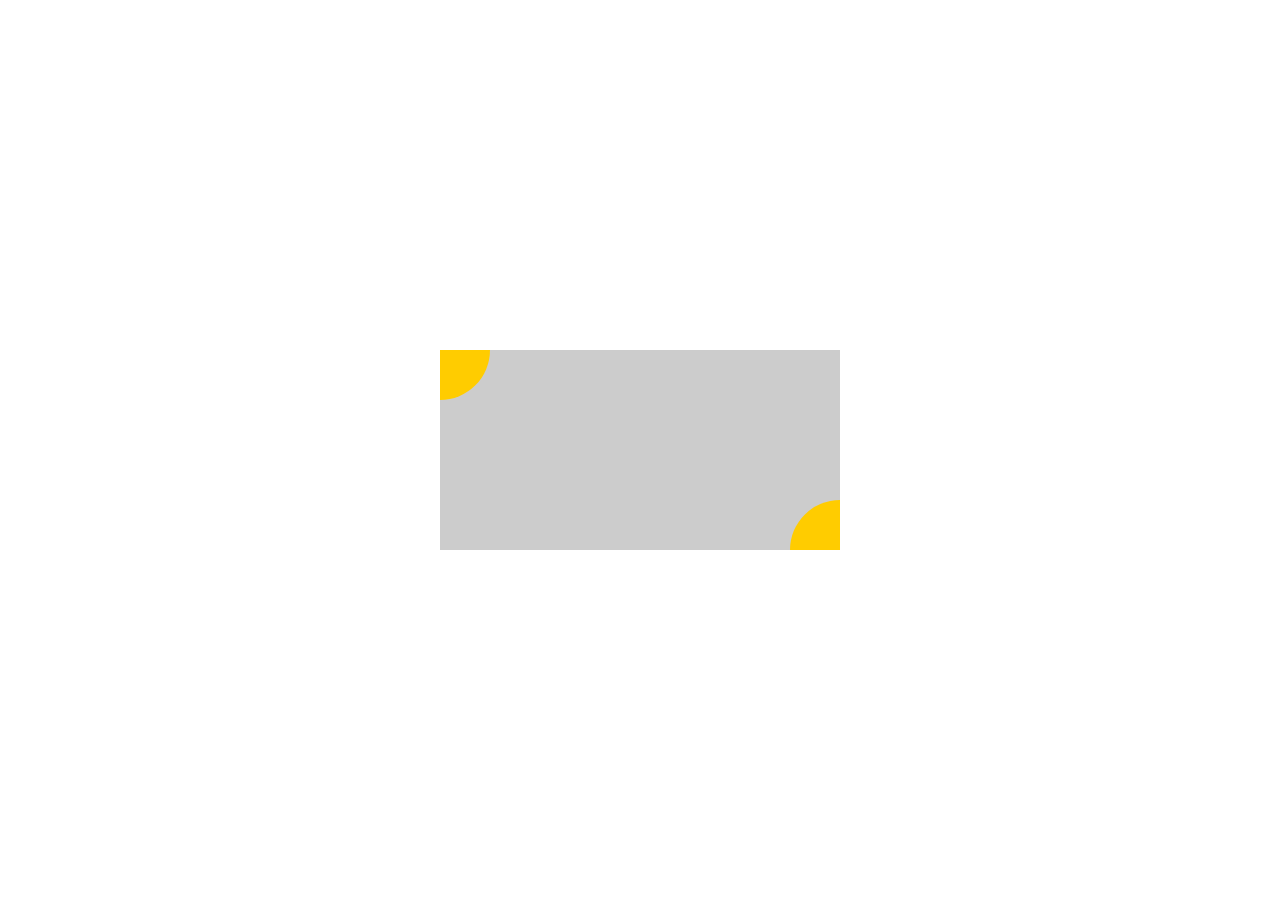
<file: StageOne/TaskFour/index.html>
<!DOCTYPE html>
<html lang="en">
<head>
	<meta charset="UTF-8">
	<title>Document</title>
	<style>
         #contains{
         	width: 400px;
         	height: 200px;
         	margin:auto;
         	background-color: #ccc;
         	top:0;
         	left: 0;
         	bottom: 0;
         	right: 0;
         	position: absolute;
         }
         #box{
            position: relative;
         }
         #leftBox,#rightBox{
         	width: 50px;
         	height: 50px;
         	background-color: #FFCC00;
         	position: absolute;
         	
         }
         #leftBox{
            border-bottom-right-radius: 100%;
         }
         #rightBox{
            right: 0;
            top:150px;
            border-top-left-radius: 100%;
         }

	</style>
</head>
<body>
	<div id="contains">
	   <div id="box">
		<div id= "leftBox"></div>
		<div id="rightBox"></div>
	   </div>
	</div>
</body>
</html>
</file>
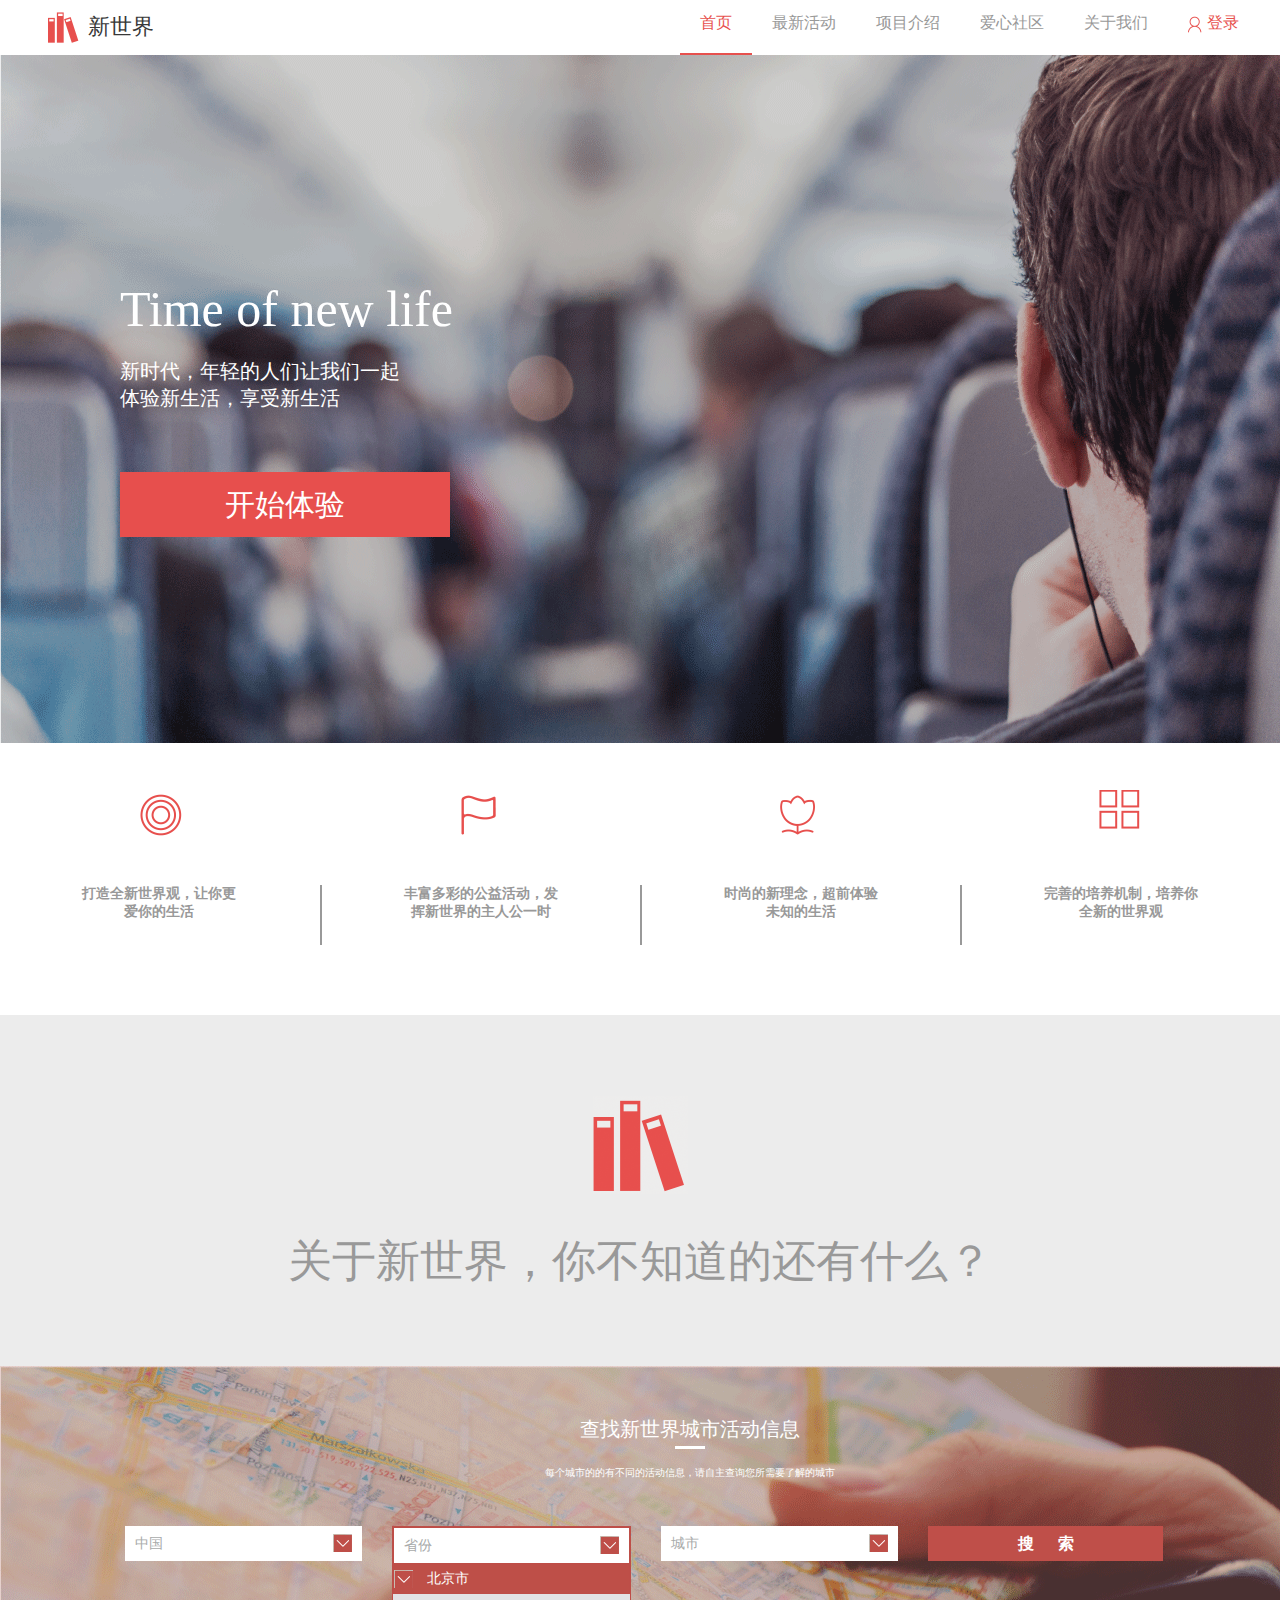
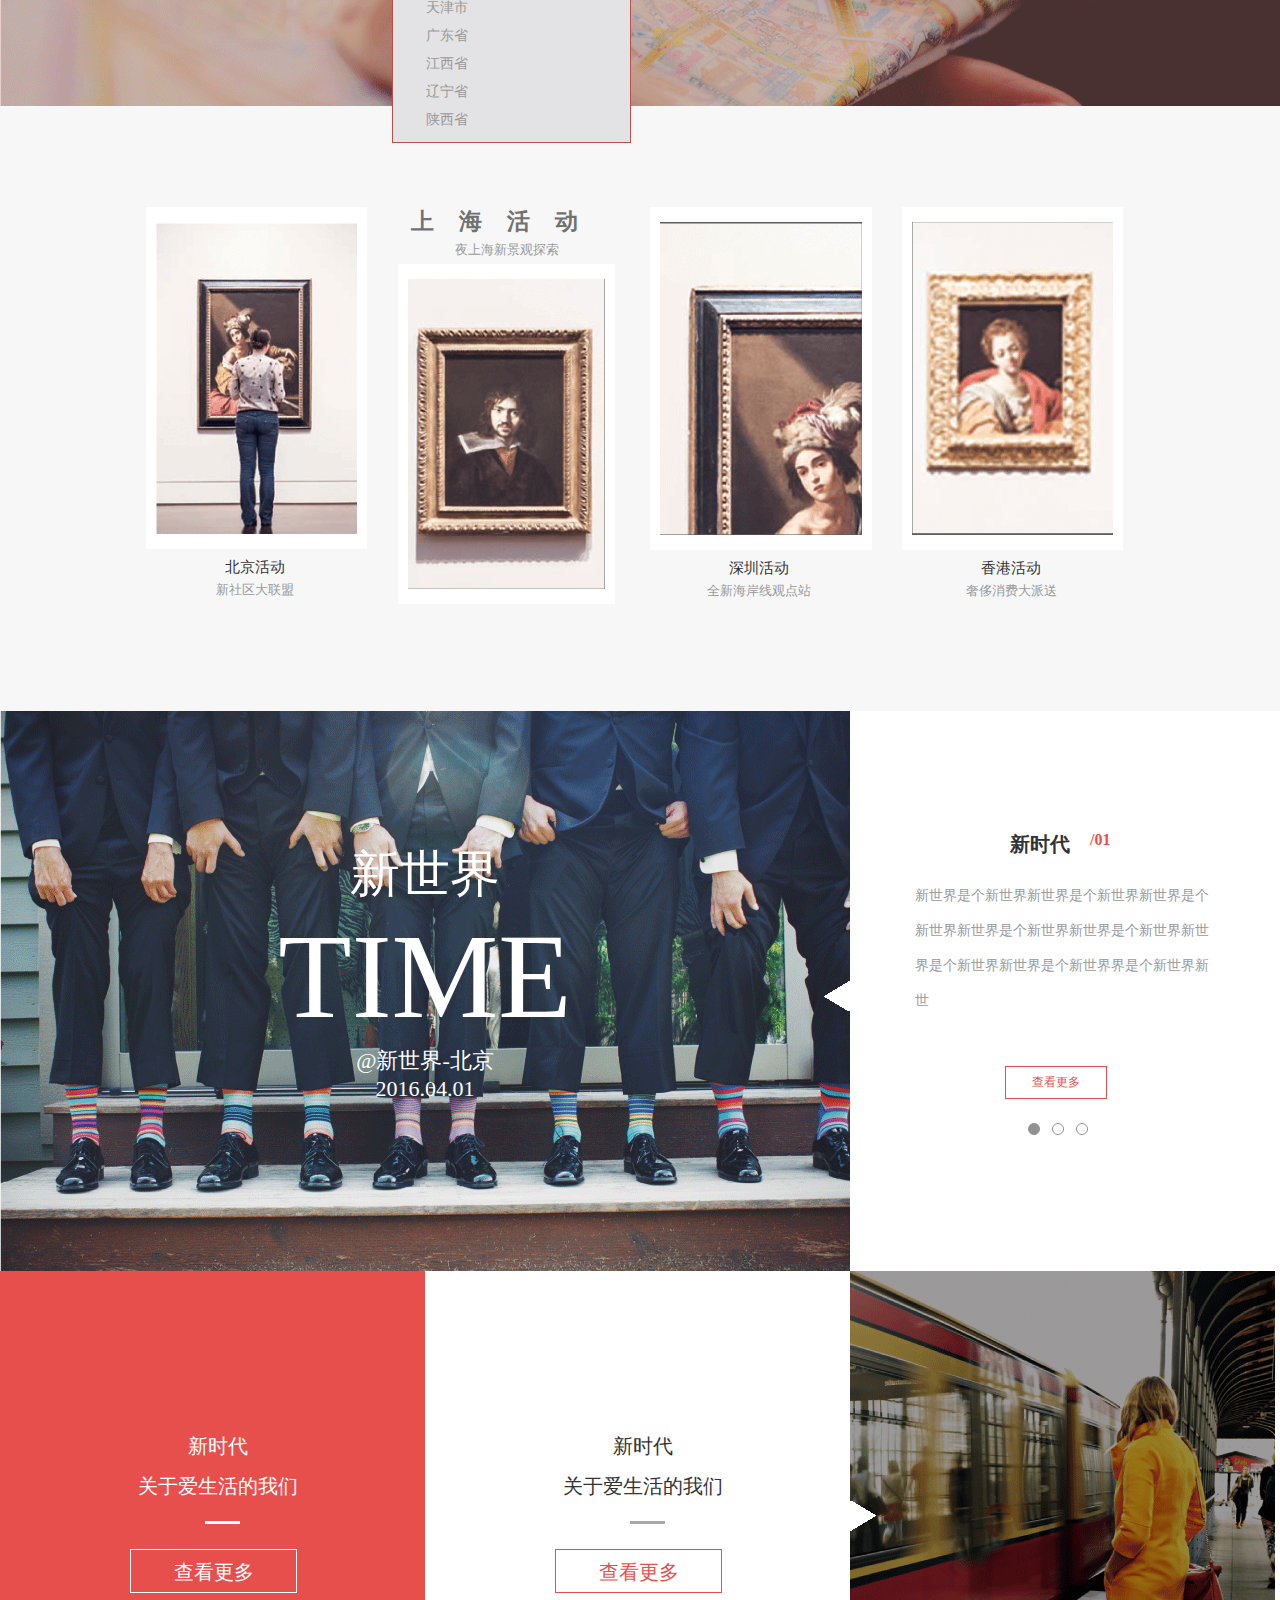
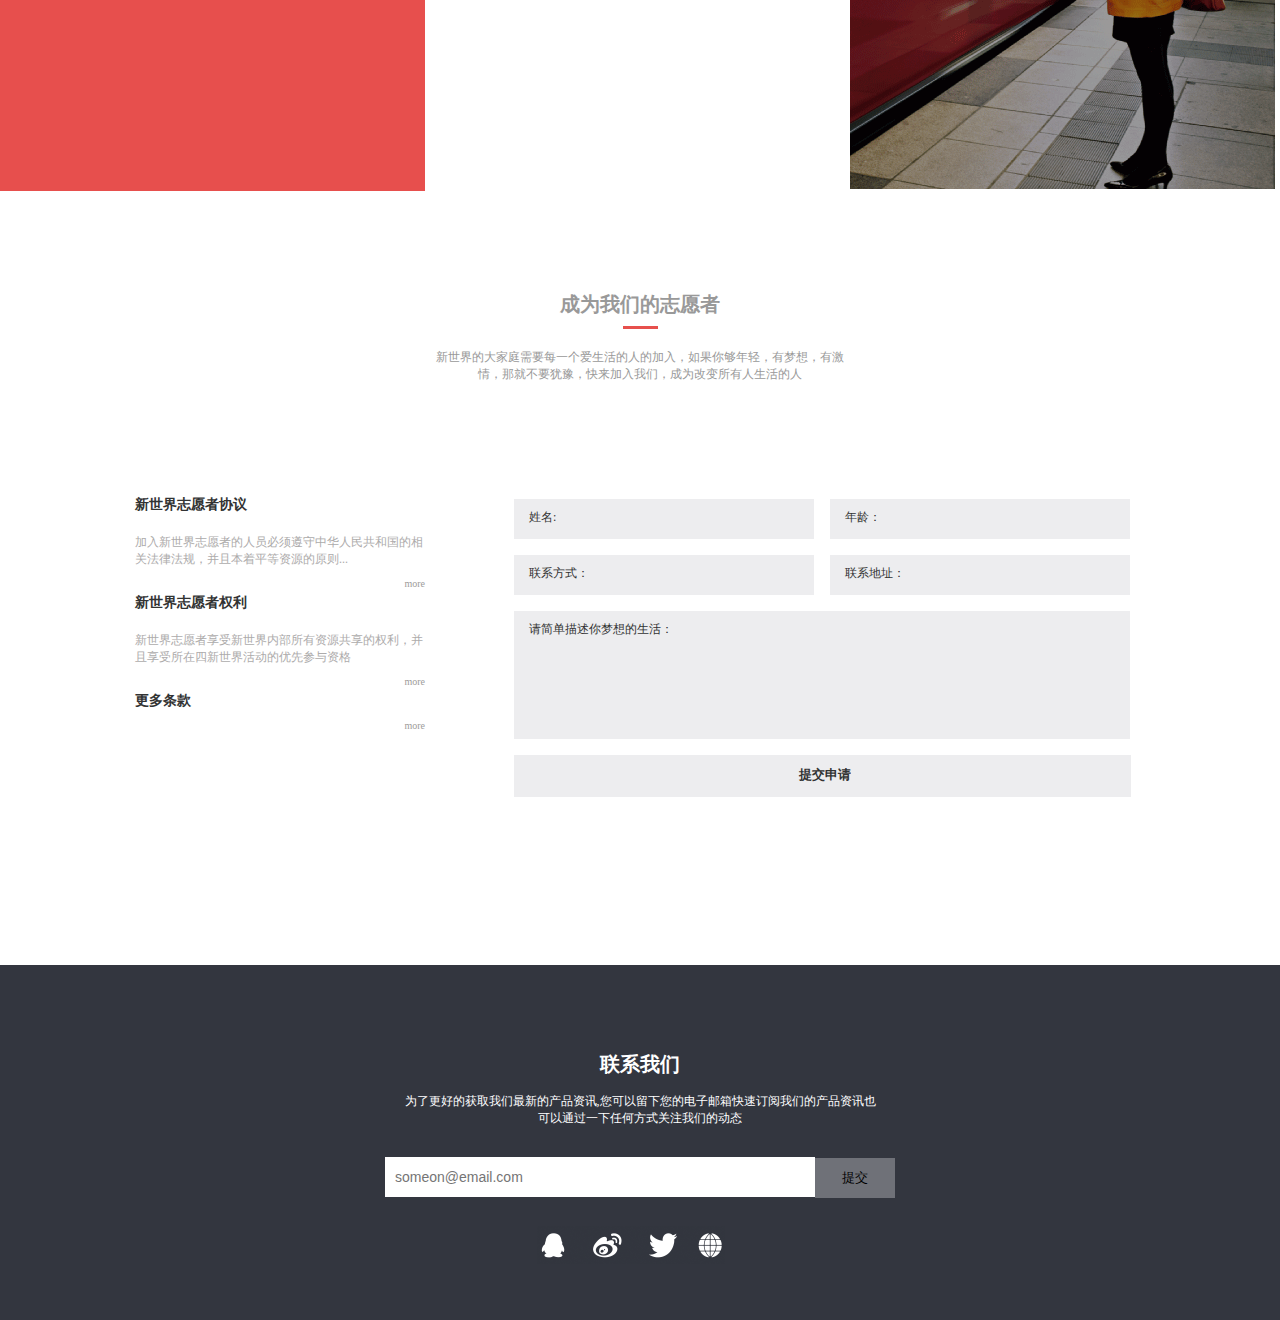
<file: StageOne/TaskSeven/index.html>
<!DOCTYPE html>
<html lang="en">
<head>
	<meta charset="UTF-8">
	<title>Document</title>
	<link rel="stylesheet" href="style.css">
</head>
<body>
<div id="content">
   <div id="head">
      <div id="head_left"><img src="images/head.gif"/><b>新世界</b></div>
      <div id="head_right">
         <ul>
            <li class="sp1 sp2">首页</li>
            <li>最新活动</li>
            <li>项目介绍</li>
            <li>爱心社区</li>
            <li>关于我们</li>   
            <li class="sp1"><img src="images/login.gif"/>登录</li>
         </ul>
      </div>
   </div><!-- head结束了 -->
   <div id="experience">
      <div id="experience_start">
      	  <div class="head">
      	  	Time of new life
      	  </div>
      	  <div class="words">
      	  	新时代，年轻的人们让我们一起体验新生活，享受新生活
      	  </div>
      	  <div class="btn">
      	    开始体验
      	  </div>
      </div>
   </div><!-- experience结束了 -->
   <div id="point">
   	<div class="point">
   		<div class="ex_logo"><img src="images/ex_logo1.gif"></div>
   		<div class="illustrate hidden_me">
           <div class="ill_content">打造全新世界观，让你更爱你的生活</div>
         </div>
   	</div>
   	<div class="point">
   		<div class="ex_logo"><img src="images/ex_logo2.gif"></div>
   		<div class="illustrate ">
           <div class="ill_content">丰富多彩的公益活动，发挥新世界的主人公一时</div>
         </div>
   	</div>
   	<div class="point">
   		<div class="ex_logo"><img src="images/ex_logo3.gif"></div>
   		<div class="illustrate">
           <div class="ill_content">时尚的新理念，超前体验未知的生活</div>
         </div>
   	</div>
   	<div class="point">
   		<div class="ex_logo"><img src="images/ex_logo4.gif"></div>
   		<div class="illustrate">
           <div class="ill_content">完善的培养机制，培养你全新的世界观</div>
         </div>
   	</div>
   </div><!-- point结束了 -->
   <div id="city_active">
      <div id="city_head">
         <img src="images/city_head.gif" alt="">
         <div id="city_head_words">
            关于新世界，你不知道的还有什么？
         </div>
      </div>
      <div id="city_search">
         <div id="mask"> </div>
            <div id="say_somethings">
               <div class="words city_search">查找新世界城市活动信息</div>
               <div class="null city_search"> <div></div></div>
               <div class="small_words city_search">每个城市的的有不同的活动信息，请自主查询您所需要了解的城市</div>
            </div>
           <div id="selects">
               <div class="selects">
                  <div class="show"><span>中国</span><img src="images/select.gif" alt=""></div>
                  <div class="show_box"></div>
               </div>
               <div class="selects check_box selected">
                  <div class="show selected"><span>省份</span><img src="images/select.gif" alt=""></div>
                  <div class="show_box ">
                     <ul>
                        <li class="selected"><i></i>北京市</li>
                        <li><i></i>天津市</li>
                        <li><i></i>广东省</li>
                        <li><i></i>江西省</li>
                        <li><i></i>辽宁省</li>
                        <li><i></i>陕西省</li>
                     </ul>
                  </div>
               </div>
               <div class="selects">
                  <div class="show"><span>城市</span><img src="images/select.gif" alt=""></div>
                  <div class="show_box"></div>
               </div>
              <div id="selects_btn"><b>搜</b><b>索</b></div>
           </div>
      </div>
   </div><!-- city_active结束了 -->
   <div id="poster">
      <div class="poster">
         <img src="images/poster1.gif">
         <b>北京活动</b>
         <p>新社区大联盟</p>
      </div>
      <div class="poster">       
         <h2>上海活动</h2>
         <p>夜上海新景观探索</p>
         <img src="images/poster2.gif">
      </div>
      <div class="poster">
         <img src="images/poster3.gif">
         <b>深圳活动</b>
         <p>全新海岸线观点站</p>
      </div>
      <div class="poster">
         <img src="images/poster4.gif">
         <b>香港活动</b>
         <p>奢侈消费大派送</p>
      </div>
   </div><!-- poster结束了 -->
   <div id="new_world">
      <div id="new_world_left">
         <div class="left_top">
            <h1>新世界</h1>
            <h2>TIME</h2>
            <h3>@新世界-北京</h3>
            <h3>2016.04.01</h3>
            <i></i>
         </div>
         <div class="left_left more">
           <div class="more_content">
            <h1>新时代</h1>
            <h1>关于爱生活的我们</h1>
            <i></i>
            <h3>查看更多</h3>
            </div>
         </div>
         <div class="left_right more fff">
            <div class="more_content">
            <h1>新时代</h1>
            <h1>关于爱生活的我们</h1>
            <i></i>
            <h3>查看更多</h3>
            </div>
         </div>
      </div><!-- new_world_left结束了 -->
      <div id="new_world_right">
         <div class="right_top">
               <div class="loop">
               <h1>新时代</h1><span>/01</span>
               <p>
                  新世界是个新世界新世界是个新世界新世界是个新世界新世界是个新世界新世界是个新世界新世界是个新世界新世界是个新世界界是个新世界新世
               </p>
               <h3>查看更多</h3>
               </div>
               <div id="loop">
                  <i class="selected"></i>
                  <i></i>
                  <i></i>
               </div>
         </div>
         <div class="right_bottom">
            <i></i>
         </div>
      </div><!-- new_world_left结束了 -->
   </div><!-- new_world结束了 -->
   <div id="join_us">
      <b>成为我们的志愿者</b>
      <i></i>
      <p>新世界的大家庭需要每一个爱生活的人的加入，如果你够年轻，有梦想，有激情，那就不要犹豫，快来加入我们，成为改变所有人生活的人</p>
   </div><!-- join_us结束了 -->
   <div id="message">
      <div id="message_left">
         <div class="words">
            <b>新世界志愿者协议</b>
            <p>加入新世界志愿者的人员必须遵守中华人民共和国的相关法律法规，并且本着平等资源的原则...</p>
            <span>more</span>
         </div>
         <div class="words">
            <b>新世界志愿者权利</b>
            <p>新世界志愿者享受新世界内部所有资源共享的权利，并且享受所在四新世界活动的优先参与资格</p>
            <span>more</span>
         </div>
         <div class="words">
            <b>更多条款</b>          
            <span>more</span>
         </div>
      </div>
      <div id="message_right">
         <div class="base same"><span>姓名:</span><input type="text"></div>
         <div class="base same"><span>年龄：</span><input type="text"></div>
         <div class="base same"><span>联系方式：</span><input type="text"></div>
         <div class="base same"><span>联系地址：</span><input type="text"></div>
         <div class="dream same"><span>请简单描述你梦想的生活：</span><textarea></textarea></div>
         <div class="post same"><span>提交申请</span><input type="submit" method="post" value=" "></div>
      </div>
   </div>
   <div id="contact">
       <b>联系我们</b>
       <p>为了更好的获取我们最新的产品资讯,您可以留下您的电子邮箱快速订阅我们的产品资讯也可以通过一下任何方式关注我们的动态</p>
       <div class="post"><input type="text" id="emials" placeholder="someon@email.com"><input type="submit" id="contact_post" value="提交"></div>
       <i></i>
   </div>
</div>
</body>
</html>
</file>
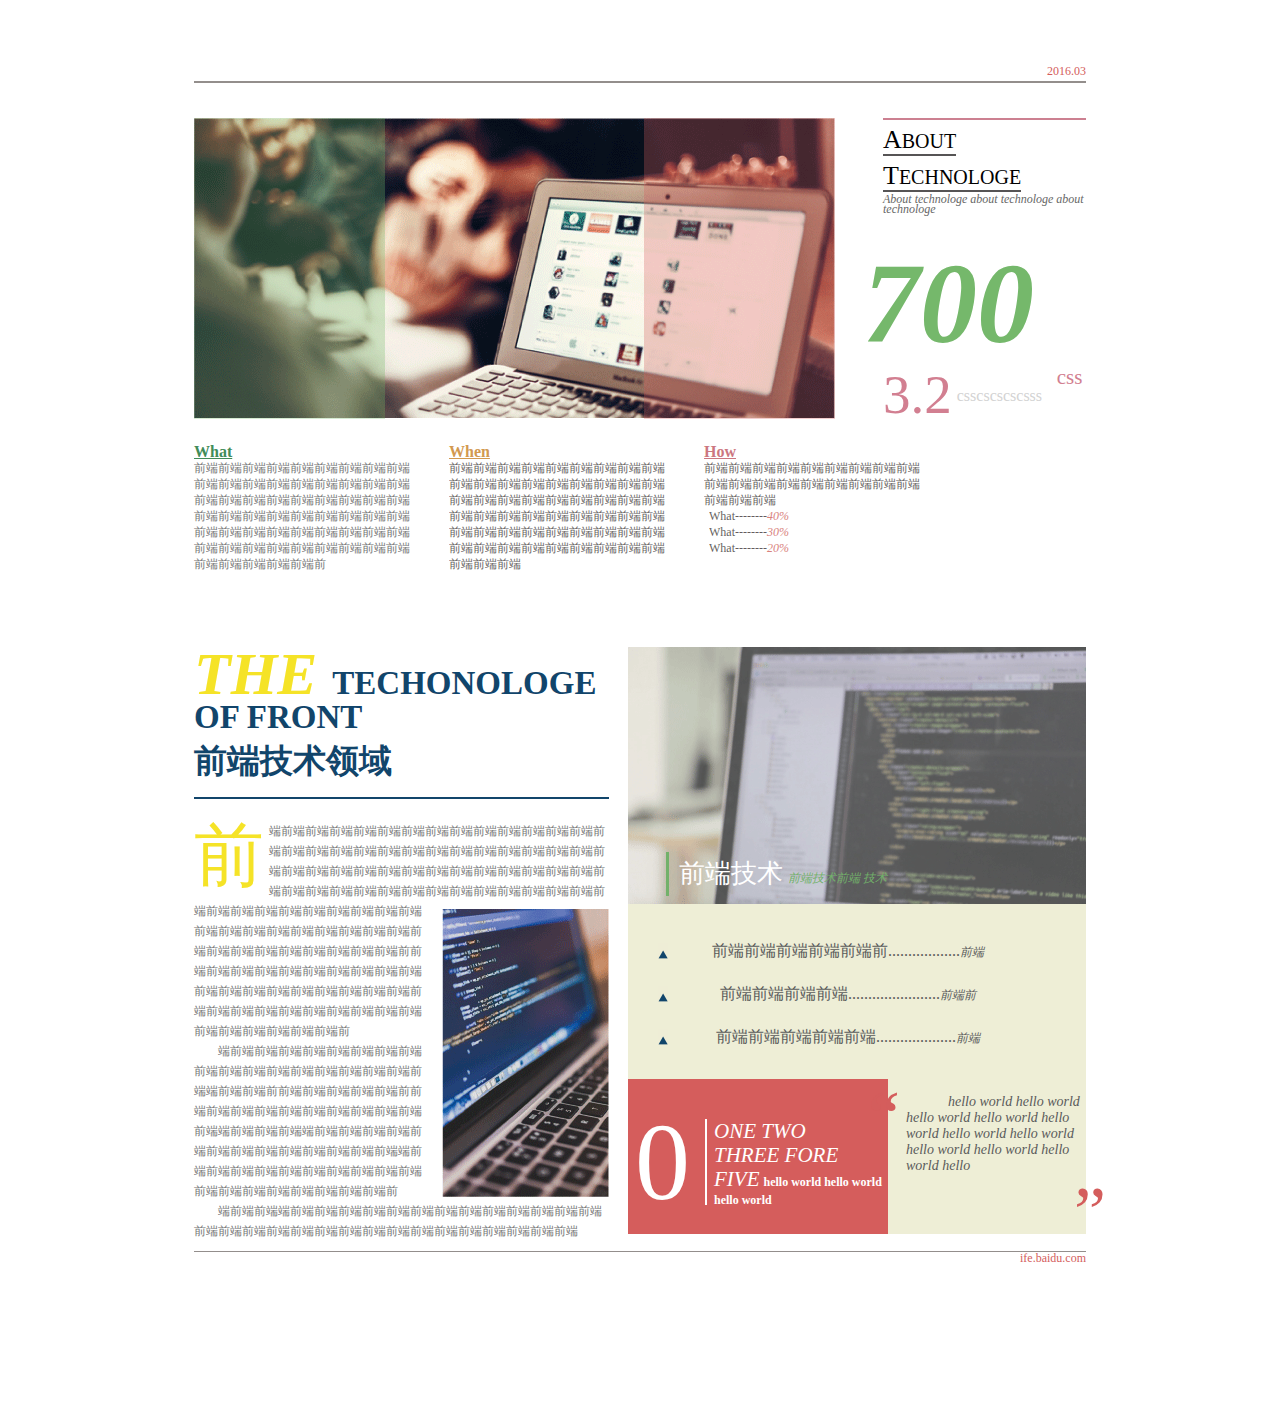
<file: StageOne/TaskSix/index.html>
<!DOCTYPE html>
<html lang="en">
<head>
	<meta charset="UTF-8">
	<title>Document</title>
	<link rel="stylesheet" href="style.css">
</head>
<body>
<div id="paper">
	<div id="head">
	    <div id="head_all">
			<div id="head_left">
				<span>ife.baidu.com</span>
			</div><!-- head_left结束了 -->
			<div id="head_right">
				<span>2016.03</span> 
			</div><!-- head_right结束了 -->
		</div><!-- head_all结束了 -->
	</div><!-- head结束了 -->
	<div id="content">
		<div id="ad">
			<div id="ad_left">
				<div id="cover_left" class=" cover"></div>
				<div id="cover_right" class="cover"></div>
			</div>
			<div id="ad_right">
			   <div id="ad_right1">
				 <span class="r1"><b>A</b>BOUT</span>
				 <span class="r1"><b>T</b>ECHNOLOGE</span>
			   	 <span class="r2">
			   	 	About technologe about technologe
			   	 	about technologe
			   	 </span>
			   	 <span class="r3">
			   	 	700
			   	 </span>
			   </div>
			   <div id="ad_right2">
			   	  <span class="left">3.2</span>
			   	  <span class="right1"></span>
			   	  <span class="right2">css</span>
			   	  <span class="right3">csscscscscsss</span>
			   </div>
			</div>
		</div><!-- ad结束了 -->
		<div id="words">
			<div id="what" class="words">
			  <div class="wdhead">What</div>
				  <p>
				   前端前端前端前端前端前端前端前端前端前端前端前端前端前端前端前端前端前端前端前端前端前端前端前端前端前端前端前端前端前端前端前端前端前端前端前端前端前端前端前端前端前端前端前端前端前端前端前端前端前端前端前端前端前端前端前端前端前端前端前
			     </p>
			</div><!-- what结束了 -->
			<div id="when" class="words">
		     	<div class="wdhead">When</div> 
				  <p>
				   前端前端前端前端前端前端前端前端前端前端前端前端前端前端前端前端前端前端前端前端前端前端前端前端前端前端前端前端前端前端前端前端前端前端前端前端前端前端前端前端前端前端前端前端前端前端前端前端前端前端前端前端前端前端前端前端前端
			     </p>
			</div><!-- when结束了 -->
			<div id="how" class="words">
				<div class="wdhead">How</div>
				<p>
				   前端前端前端前端前端前端前端前端前端前端前端前端前端前端前端前端前端前端前端前端前端
				</p>
				<p class="how_percent">
				   What--------<span>40%</span><br/>
				   What--------<span>30%</span><br/>
				   What--------<span>20%</span><br/>
				</p>
			</div><!--how结束了 -->
		</div><!-- words结束了 -->
		<div id="technologe">
			<div id="technologe_left">
				<div id="tec_left_top">
				 <p><span>the</span>techonologe<br/>
				  of  front</p>
				 <p>前端技术领域</p>
				</div><!-- tec_left_top结束了 -->
				<div id="tec_left_contain">
				    <p>
					   <span>前</span>端前端前端前端前端前端前端前端前端前端前端前端前端前端前端前端前端前端前端前端前端前端前端前端前端前端前端前端前端前端前端前端前端前端前端前端前端前端前端前端前端前端前端前端前端前端前端前端前端前端前端前端前端前端前端前端前端前端前端前端前端前端前端前端前端<img src="tec_left.gif" alt="">前端前端前端前端前端前端前端前端前端前端前端前端前端前端前端前端前端前端前端前前端前端前端前端前端前端前端前端前端前端前端前端前端前端前端前端前端前端前端前端前端前端前端前端前端前端前端前端前端前端前端前端前端前端前端前
					</p>
					<p class="p2"> 
					   端前端前端前端前端前端前端前端前端前端前端前端前端前端前端前端前端前端前端端前端前端前前端前端前端前端前端前前端前端前端前端前端前端前端前端前端前端前端端前端前端前端端前端前端前端前端前端前端前端前端前端前端前端前端前端端前端前端前端前端前端前端前端前端前端前端前端前端前端前端前端前端前端前端前</p>
					<p class="p2">
					   端前端前端端前端前端前端前端前端前端前端前端前端前端前端前端前端前端前端前端前端前端前端前端前端前端前端前端前端前端前端前端前端
					 </p>
					
				</div><!-- tec_left_contain结束了 -->
			</div><!-- technologe_left结束了 -->
			<div id="technologe_right">
			    <div id="tec_right_top">
			        <div class="null"></div>
			        <div class="b"></div>
			    	<div class="tec_right_top">
			    	  <b>前端技术<span>前端技术前端 技术</span></b>
			    	</div>
			    </div><!-- tec_right_top结束了 -->
			    <div id="tec_right_bottom">
				    <div id="tec_right_bottom_top">
					  <ul>
						<li>前端前端前端前端前端前..................<span>前端</span></li>
						<li>前端前端前端前端.......................<span>前端前</span></li>
						<li>前端前端前端前端前端....................<span>前端</span></li>
					  </ul>
				    </div><!-- tec_right_bottom_top结束了 -->
				    <div id="tec_right_bottom_left">
				    	<div class="left">0</div>
				    	<div class="right">
				    		<span class="s1">one two<br/>three fore five</span> 
				    		<span class="s2">hello world hello world hello world
				    		</span>
				    	</div>
				    </div><!--   tec_right_bottom_left结束了 -->
				    <div id="tec_right_bottomt_right">
				       <div class="contain">
				    	<i><span class="left">“</span></i>
				    	hello world hello world hello world hello world hello world hello world hello world hello world hello world hello world hello 
				    	<i><span class="right">”</span></i>
				    	</div>
				    </div><!-- tec_right_bottom_right结束了 -->
			    </div><!-- tec_right_bottom结束了 -->
			</div><!-- technologe_right结束了 -->
		</div><!-- technologe结束了 -->
	</div><!-- content结束了 -->
	<div id="foot">
		<span>ife.baidu.com</span>
	</div><!-- foot结束了 -->
</div><!-- paper结束了 -->
</body>
</html>
</file>
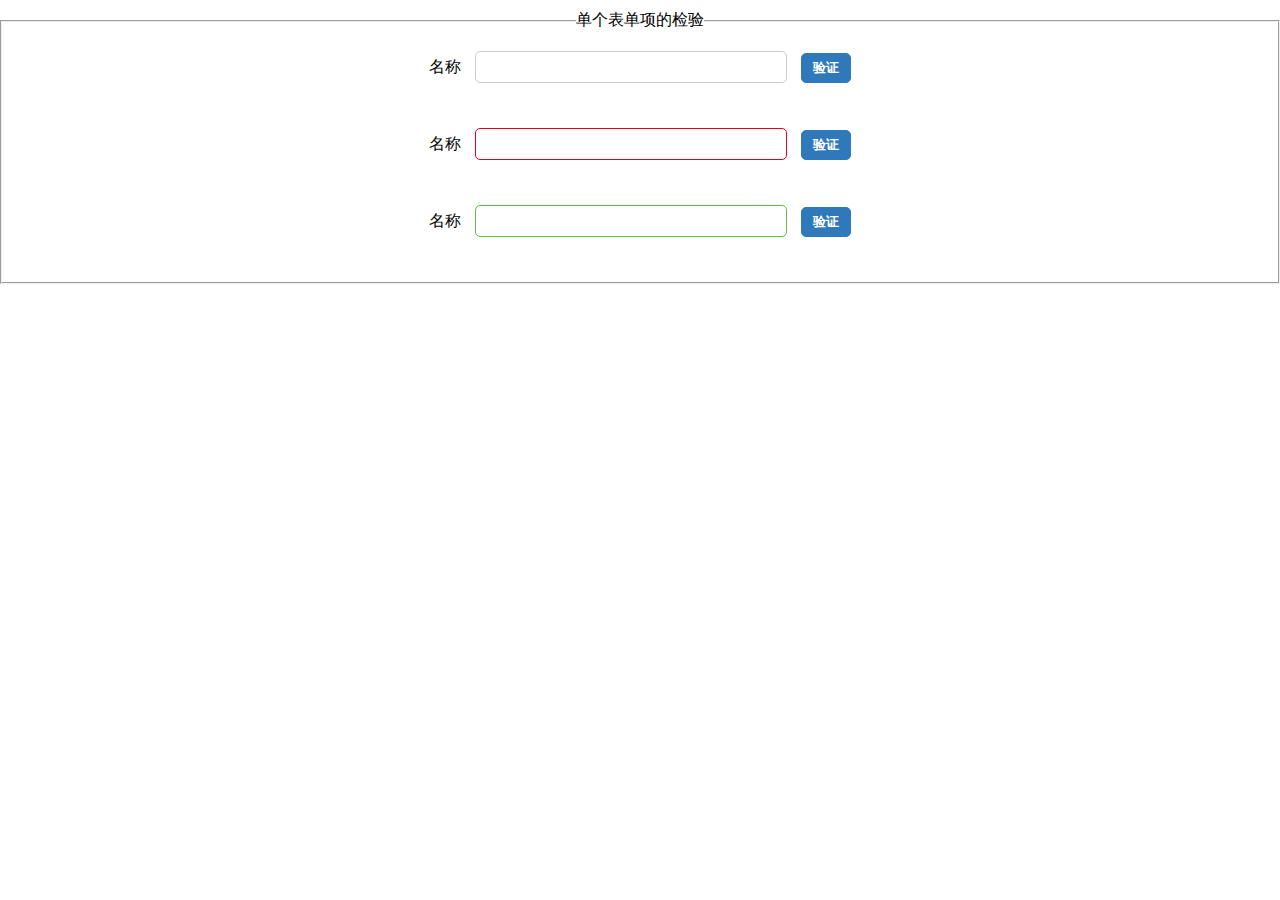
<file: StageTwo/task_29/index.html>
<!DOCTYPE html>
<html>
	<head>
		<meta charset="utf-8" />
		<title>任务二十九：表单（一）单个表单项的检验</title>
		<link rel="stylesheet" href="css/index.css" />
	</head>
	<!--
		作者：Holly
		QQ：2639668545
		任务目的：
			1）加强对JavaScript的掌握；
			2）熟悉常用表单处理逻辑；
		任务描述：
			在页面中实现一个输入框与按钮，要求点击验证按钮后，对输入框中内容进行格式校验，并在其下方显示校验结果；
			1.字符数为4~16位
			2.每个英文字母、数字、英文符号长度为1
			3.每个汉字，中文符号长度为2
	-->
	<body>
		<fieldset>
			<legend>单个表单项的检验</legend>
			<div class="verify">
				<label for="txtName">名称</label>
				<input type="text" class="txt txt_name1" id="txtName1" />
				<input type="button" value="验证" class="btn"  id="verifyBtn1"/>
				<div id="m1" class="mgs mgs1"></div>
			</div>
			<div class="verify">
				<label for="txtName">名称</label>
				<input type="text"class="txt txt_name2" id="txtName2"/>
				<input type="button" value="验证" class="btn" id="verifyBtn2" />
				<div id="m2" class="mgs mgs2"></div>
			</div>
			<div class="verify">
				<label for="txtName">名称</label>
				<input type="text" class="txt txt_name3" id="txtName3" />
				<input type="button" value="验证" class="btn" id="verifyBtn3" />
				<div id="m3"  class="mgs mgs3"></div>
			</div>
			
		</fieldset>
		
	</body>
	<script type="text/javascript" src="js/index.js" ></script>
</html>
</file>
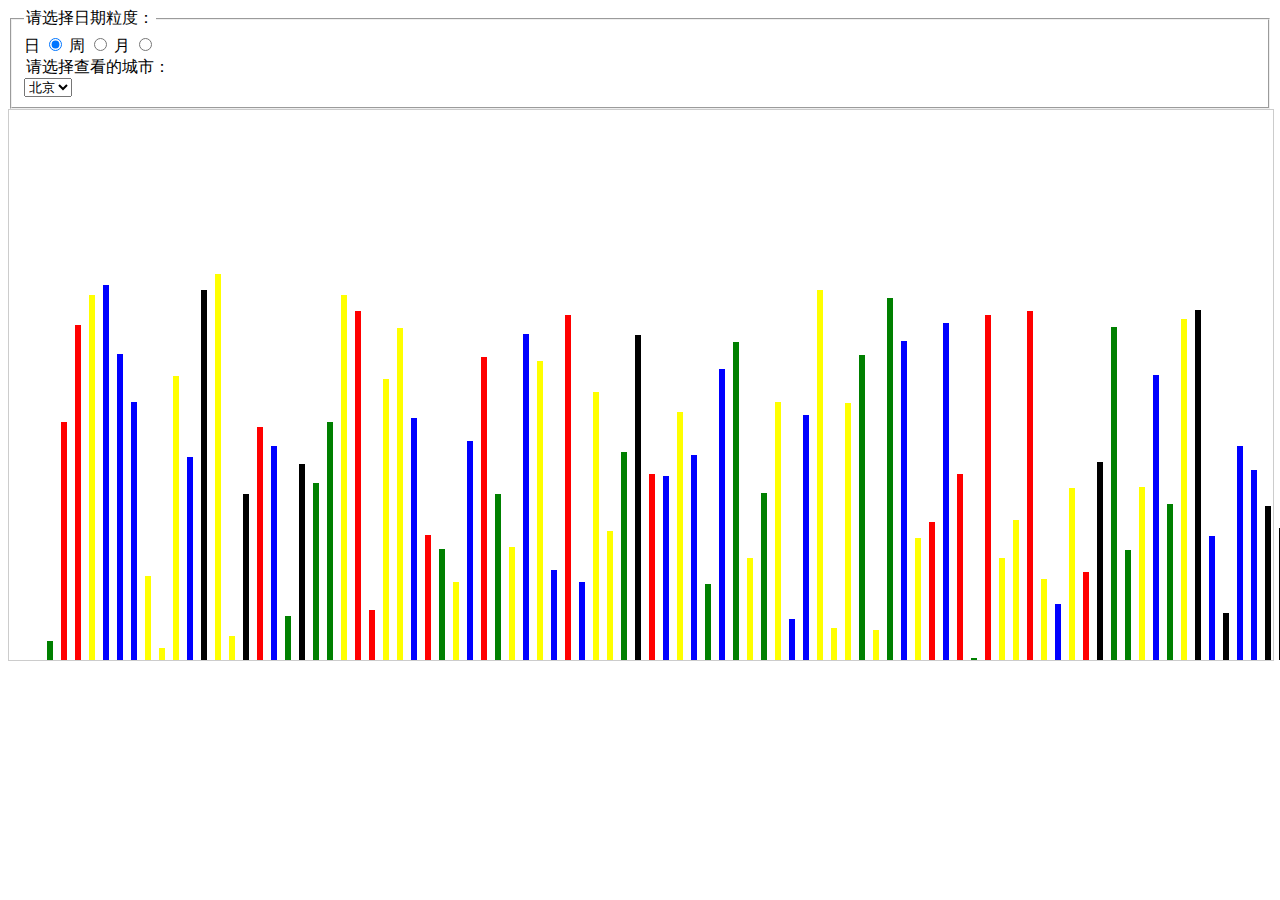
<file: StageTwo/TaskFive.html>
<!DOCTYPE>
<html>

<head>
    <meta charset="utf-8">
    <title>IFE JavaScript Task 01</title>
    <style type="text/css">
    .aqi_chart_wrap {
        width: 100%;
        height: 550px;
        border: #ccc 1px solid;
        position: relative;
    }
    </style>
</head>

<body>
    <fieldset id="form_gra_time">
        <legend>请选择日期粒度：</legend>
        <label>日
            <input name="gra_time" value="day" type="radio" checked="checked">
        </label>
        <label>周
            <input name="gra_time" value="week" type="radio">
        </label>
        <label>月
            <input name="gra_time" value="month" type="radio">
        </label>
        <legend>请选择查看的城市：</legend>
        <select id="city_select">
            <option>北京</option>
            <option>长沙</option>
            <option>上海</option>
            <option>深圳</option>
        </select>
    </fieldset>
    <div class="aqi_chart_wrap" id="aqi">
    </div>
    <script type="text/javascript">
    var aqi = document.getElementById("aqi"),
        city_select = document.getElementById("city_select"),
        form_gra_time = document.getElementById("form_gra_time"),
        Date_main = "2016-01-01",
        m = 1,
        Color = ["red", "blue", "green", "yellow", "black"];
    /*******************************************************/
    //保存数据
    function randomBuildData(seed) {
        var returnData = {};
        var dat = new Date(Date_main);
        var datStr = '';
        for (var i = 1; i < 92; i++) {
            datStr = getDateStr(dat);
            returnData[datStr] = Math.ceil(Math.random() * seed);
            dat.setDate(dat.getDate() + 1);
        }
        return returnData;
        返回一个数组
    }

    function getDateStr(dat) {
        var y = dat.getFullYear();
        var m = dat.getMonth() + 1;
        m = m < 10 ? '0' + m : m;
        var d = dat.getDate();
        d = d < 10 ? '0' + d : d;
        return y + '-' + m + '-' + d;
    }

    var aqiSourceData = {
        "北京": randomBuildData(500),
        "上海": randomBuildData(300),
        "长沙": randomBuildData(200),
        "深圳": randomBuildData(100)
    };

    //获取哪一个城市 给出相应的数据
    function GetGo() {
        var Aqi_text = city_select.value;
        for (var aqi in aqiSourceData) {
            if (Aqi_text == aqi) {
                for (var datStr in aqiSourceData[aqi]) { //初始化数据
                    a1(aqiSourceData[aqi][datStr], datStr);
                }
            }
        }
        GetInput();
        Array_Date = [];
        Array_Minth = [];
        Array_day = [];
        Array_Date_order = [];
        Array_Minth_order = [];
        Array_day_order = [];
    }

    //1 2 3月
    var Time = 1,
        T_one, //1月
        T_two, //2月
        T_three, //三月
        T_day, //星期

        Array_Date = [],
        Array_Date_order = [],
        Array_Minth = [],
        Array_Minth_order = [],
        Array_day = [],
        Array_day_order = [];

    //这里会执行92次  请注意
    function a1(num, datStr) {
        /* 这里是92天的数据 */
        Array_Date.push(num); //num
        Array_Date_order.push(datStr); //时间
        /*92天每七天存入一次数据*/
        if (Time % 7 == 0) {
            Array_day.push(T_day / 7); //把七天的平均数存入数组
            Array_day_order.push("第" + Time / 7 + "个星期"); //把时间存入数组
            T_day = 0; //重新刷新七天数据
        } else {
            T_day += num; //不能整除就累加
        };

        /*获取1 2 3月分别天数的总数据*/
        if (Time <= 31) {
            T_one += num; //一月
        }
        if (31 < Time <= 60) {
            T_two += num; //二月
        }
        if (60 < Time <= 91) {
            T_three += num; //三月
        }

        /* 数据回临 */
        if (Time == 91) {
            if (T_day != 0) {
                Array_day.push(T_day / (Time % 7)); //最后一个不能被整除的平均数存入数组
                Array_day_order.push("第" + (Math.floor(Time / 7) + 1) + "个星期");
            }
           

            Array_Minth.push(T_one / 51);
            Array_Minth.push(T_two / 49);
            Array_Minth.push(T_three / 51);
            Array_Minth_order.push("一月");
            Array_Minth_order.push("二月");
            Array_Minth_order.push("三月");
            T_day == 0;
            Time = 0;
            T_one = 0;
            T_two = 0;
            T_three = 0;
        }
        Time++; //累加1
    }


    /**************************************************/
    function GetImage(num_height, ds, L, W) {
        var div_Date = document.createElement("div"); //生成div
        aqi.appendChild(div_Date);
        div_Date.style.position = "absolute";
        div_Date.style.background = Color[Math.round(Math.random() * 4)];
        div_Date.style.width = W + "px";
        div_Date.style.bottom = 0;
        div_Date.borderRadius=8+"px";//为啥没有用啊。。。。。。
        div_Date.style.left = (L * m + (m - 1) * W) + 30 + "px";
        div_Date.setAttribute("title", ds);
        Ma(div_Date, parseInt(num_height)); //传入元素 实现动画生成效果            
    }
    //存储
    var Time_1 = null;
    //动态生成效果函数
    function Ma(obj, Num_height) {
        m++;
        obj.Time_1 = setInterval(function() {
            var ircu = parseInt(attrElement(obj, "height"));
            var speed = (Num_height - ircu) / 10;
            speed = speed > 0 ? Math.ceil(speed) : Math.floor(speed);
            if (ircu == Num_height) {
                clearInterval(obj.Time_1);
            } else {
                obj.style.height = ircu + speed + "px";
            }
        }, 50);
    }
    //获取样式
    function attrElement(obj, attr) {
        if (obj.currentStyle) {
            return obj.currentStyle[attr];
        } else {
            return getComputedStyle(obj, false)[attr];
        }
    }



    function GetInput(obj) {
        aqi.innerHTML = " ";
        m = 1;
        var button_click = form_gra_time.getElementsByTagName("input");
        for (var i = 0; i < button_click.length; i++) {
            if (button_click[i].checked == true) {
                var b_v = button_click[i].value;
                if (b_v == "day") {
                    for (var j = 0; j < Array_Date.length; j++) {
                        GetImage(Array_Date[j], Array_Date_order[j], 8, 6);
                    };
                } else if (b_v == "week") {
                    for (var j = 0; j < Array_day.length; j++) {
                        GetImage(Array_day[j], Array_day_order[j], 55, 40);
                    };
                } else if (b_v == "month") {
                    for (var j = 0; j < Array_Minth.length; j++) {
                        GetImage(Array_Minth[j], Array_Minth_order[j], 180, 150);
                    };
                }
            }
        }
    }

    window.onload = function() {
        var button_click = form_gra_time.getElementsByTagName("input");
        for (var i = 0; i < button_click.length; i++) {
            button_click[i].onclick = function() {
                if (this.checked == true) {
                    GetGo();
                }
            }
        };
        city_select.onchange = GetGo;
        GetGo(); //第一步  初始化
    }

    </script>
</body>

</html>
</file>
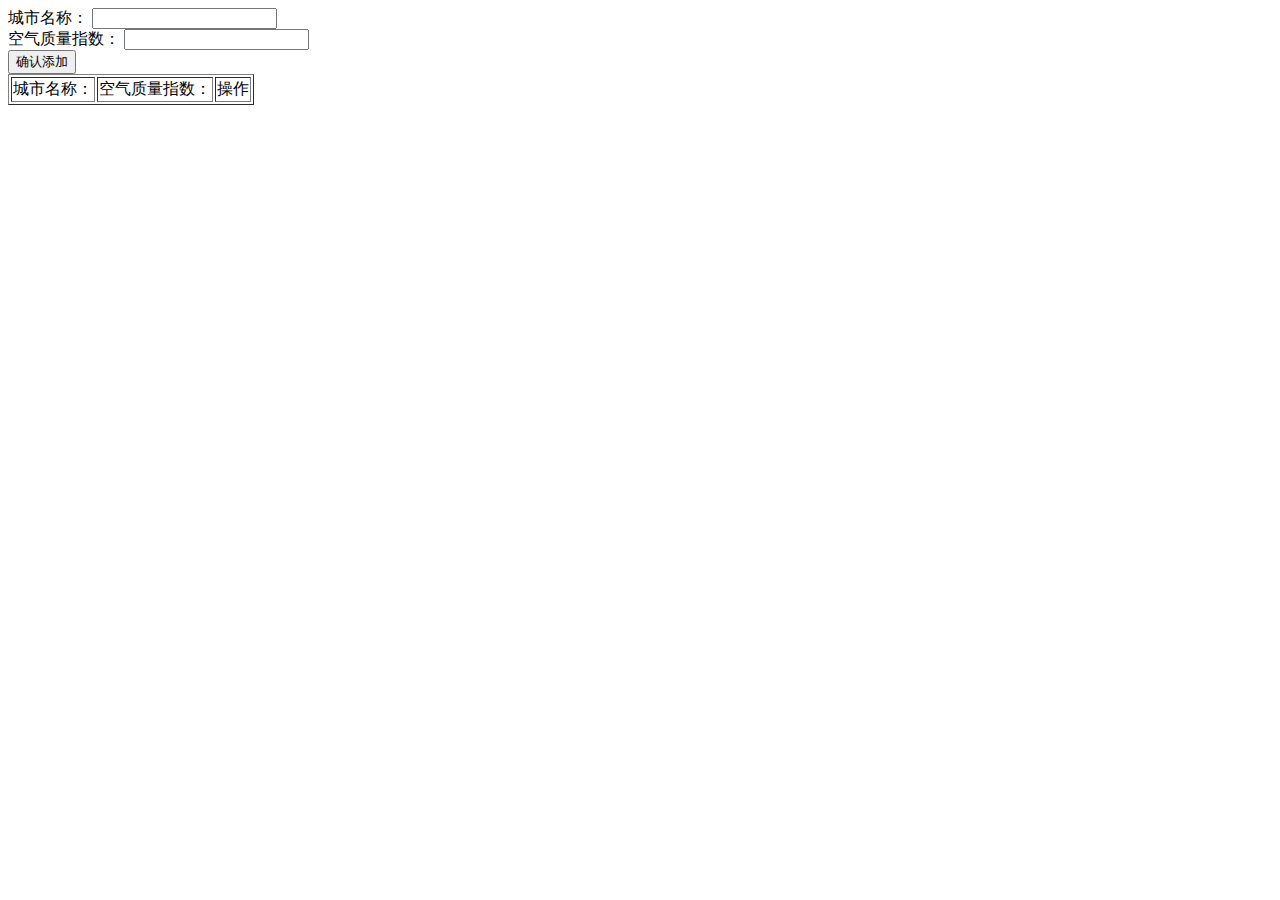
<file: StageTwo/TaskFour.html>
<!DOCTYPE>
<html>

<head>
    <meta charset="utf-8">
    <title>IFE JavaScript Task 01</title>
</head>

<body>
    <div>
        <label>城市名称：
            <input id="aqi_city_input" type="text">
        </label>
        <br>
        <label>空气质量指数：
            <input id="aqi_value_input" type="text">
        </label>
        <br>
        <button id="add_btn">确认添加</button>
    </div>
    <table id="aqi_table" border="1px">
        <!-- 
    <tr>
      <td>城市</td><td>空气质量</td><td>操作</td>
    </tr>
    <tr>
      <td>北京</td><td>90</td><td><button>删除</button></td>
    </tr>
    <tr>
      <td>北京</td><td>90</td><td><button>删除</button></td>
    </tr>
   -->
    </table>
    <script type="text/javascript">
    var hllp = {
        dom_1: function() {
            return document.getElementById("aqi_city_input");
        },
        dom_2: function() {
            return document.getElementById("aqi_value_input");
        },
        dom_3: function() {
            return document.getElementById("add_btn");
        },
        dom_4: function() {
            return document.getElementById("aqi_table");
        },
        text_1: "城市名称：",
        text_2: "空气质量指数：",
        text_3: "操作",
        //静态方法 只执行一次 不能乱动，初始化table上的标题
        int_Start: function() {
            var tr = document.createElement("tr"),
                td1 = document.createElement("td"),
                td2 = document.createElement("td"),
                td3 = document.createElement("td"),
                td1_text = document.createTextNode(hllp.text_1),
                td2_text = document.createTextNode(hllp.text_2),
                td3_text = document.createTextNode(hllp.text_3);
            td1.appendChild(td1_text);
            td2.appendChild(td2_text);
            td3.appendChild(td3_text);
            tr.appendChild(td1);
            tr.appendChild(td2);
            tr.appendChild(td3);
            hllp.dom_4().appendChild(tr);
        },
        //表单验证
        int_1: function() {
            var text1_name = hllp.dom_1().value,
                text1_num = hllp.dom_2().value,
                re = new RegExp("^[A-Za-z]+"), //输入英文的正则
                re_2 = new RegExp("[\u4e00-\u9fa5]"), //输入汉字的正则
                result = re.test(text1_name), //返回一个布尔值
                result_2 = re_2.test(text1_name),
                kg = text1_name.search(/[\s]/g), //如果没有空格就等于-1
                kg_2 = text1_num.search(/[\s]/g);


            if (((result || result_2) && (kg == -1)) && ((Number(text1_num) == parseInt(text1_num)) && (kg_2 == -1))) { //英文跟中文 且整数
                hllp.int_2(text1_name, text1_num);
            } else if (kg != -1 || kg_2 != -1) {
                alert("你的输入带有空格或特殊字符")
            } else if (!result && !result_2) {
                alert("请输入中文或者英文");
            } else if(Number(text1_num)!=parseInt(text1_num)){
                alert("请输入整数");
            }else {
                alert("城市名与空气指数不能空");
            };
        },
        //构造表格方法
        int_2: function(Name, Num) {
            //创建元素与插入相应的属性和文本
            var tr = document.createElement("tr"),
                td1 = document.createElement("td"),
                td2 = document.createElement("td"),
                td3 = document.createElement("td"),
                bu_remove = document.createElement("button"),
                td1_text = document.createTextNode(Name),
                td2_text = document.createTextNode(Num),
                bu_text = document.createTextNode("删除");

            td1.appendChild(td1_text);
            td2.appendChild(td2_text);
            bu_remove.appendChild(bu_text);
            td3.appendChild(bu_remove);
            tr.appendChild(td1);
            tr.appendChild(td2);
            tr.appendChild(td3);
            hllp.dom_4().appendChild(tr);
            hllp.int_3();//这个方法是必须让他重构，不然获取不了button
        },
        int_3: function() {
            remove = hllp.dom_4().getElementsByTagName("button");
            for (var i = 0; i < remove.length; i++) {
                remove[i].onclick = function() {
                    var parent_table = this.parentNode.parentNode.parentNode,
                        parent_tr = this.parentNode.parentNode;
                    parent_table.removeChild(parent_tr);
                }
            }
        }
    }

    window.onload = function() {
        hllp.int_Start();
        hllp.dom_3().onclick = function() {
                hllp.int_1();
            } //要放在下方，如果放在上面的，获取不到事件的父元素
    }
    /*******************                                 ****************************/
    </script>
</body>

</html>
</file>
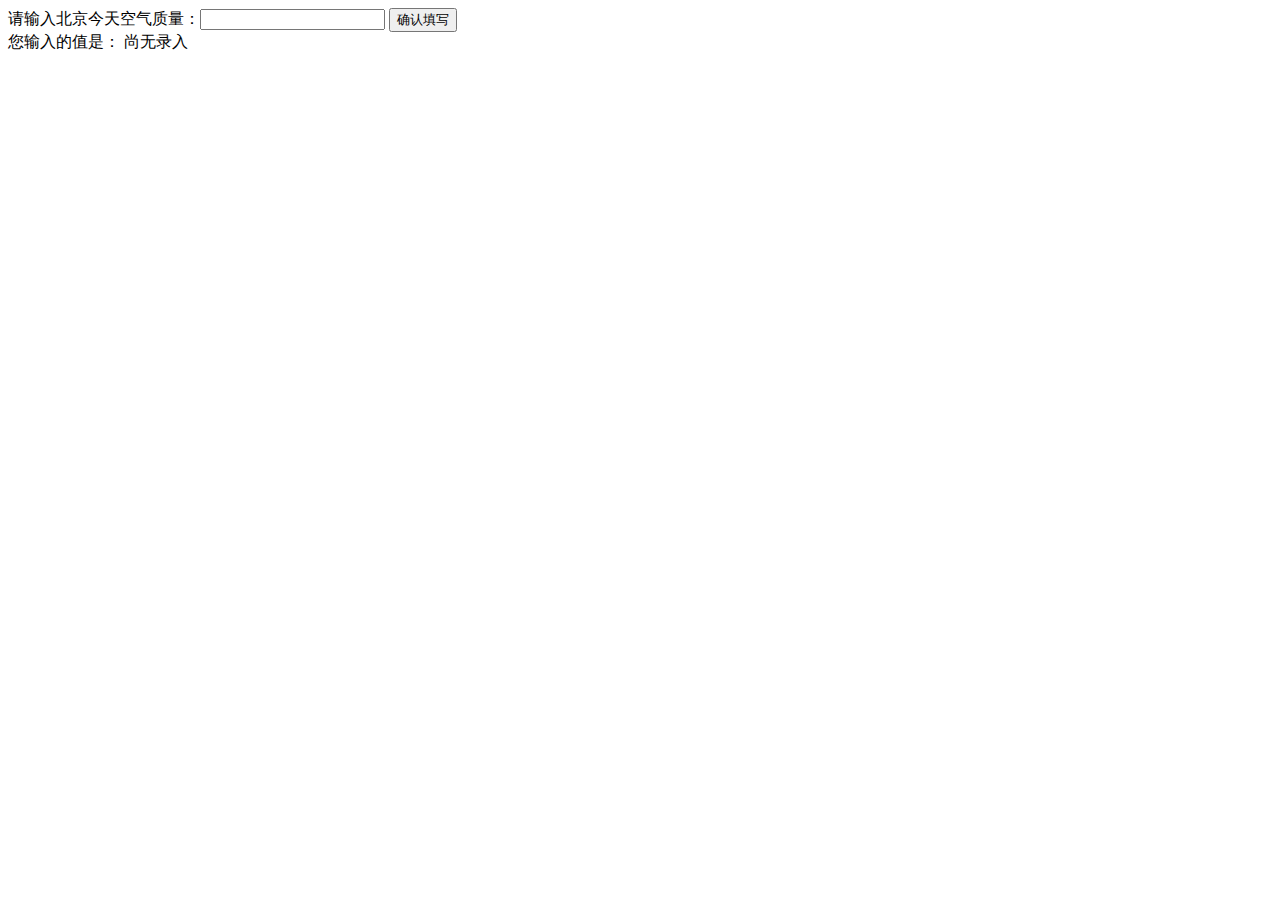
<file: StageTwo/TaskOne.html>
<!DOCTYPE html>
<html>
  <head>
    <meta charset="utf-8">
    <title>IFE JavaScript Task 01</title>
  </head>
<body>

  <label>请输入北京今天空气质量：<input id="aqi-input" type="text"></label>
  <button id="button">确认填写</button>

  <div>您输入的值是：<span id="aqi-display">
  尚无录入</span></div>

<script type="text/javascript">

(function() {
 var aqi_input=document.getElementById("aqi-input"),
     button=document.getElementById("button"),
     aqi_dislay=document.getElementById("aqi-display");     
     button.onclick=show;
     function show(){
         var text=aqi_input.value;
         aqi_dislay.firstChild.nodeValue=text;
     }
})();

</script>
</body>
</html>
</file>
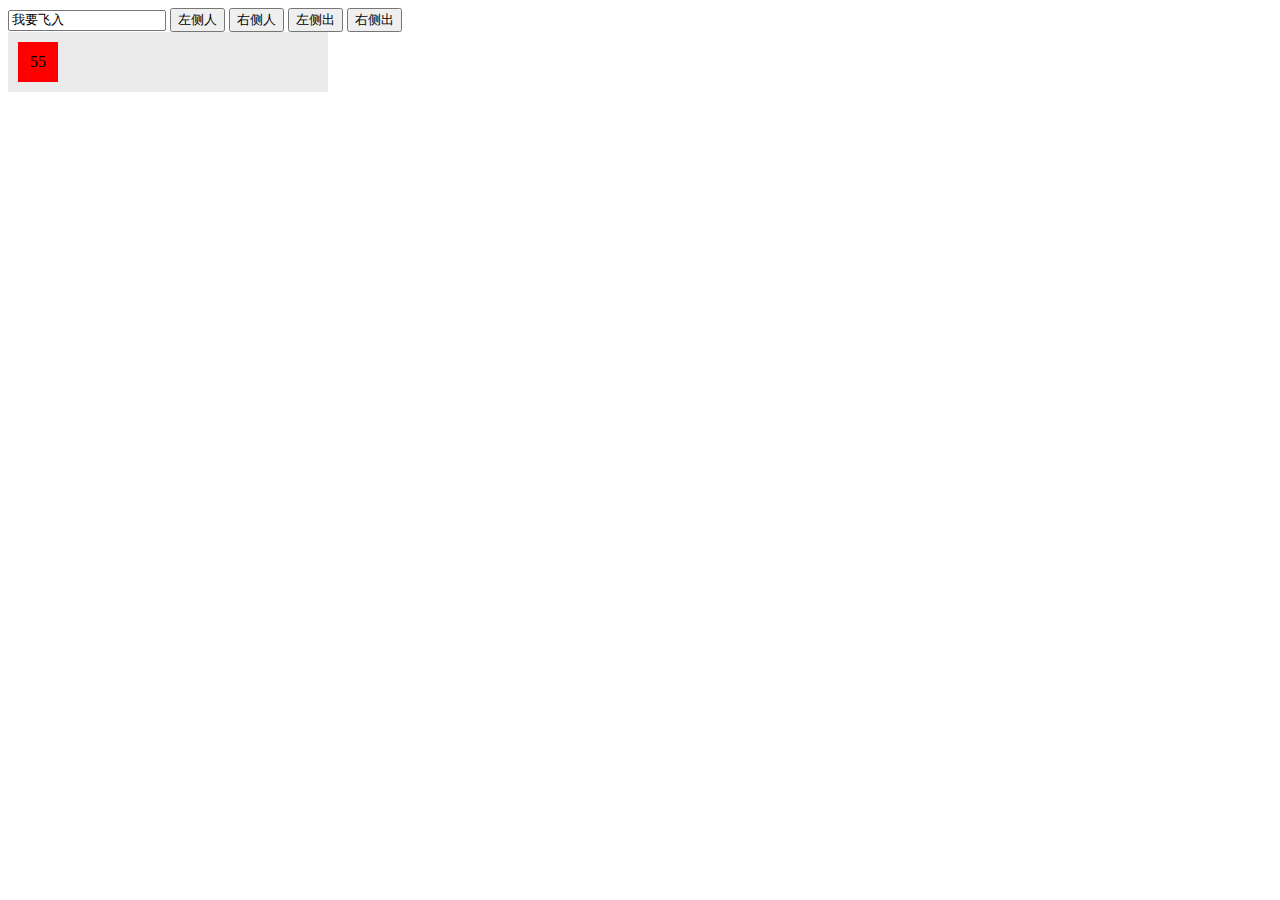
<file: StageTwo/TaskSix.html>
<!DOCTYPE html>
<html lang="en">

<head>
    <meta charset="UTF-8">
    <title>Document</title>
</head>

<body>
    <div id="hea">
        <input type="text" value="我要飞入" style="width:150px;" class="text">
        <input type="button" value="左侧人" class="lfenter">
        <input type="button" value="右侧人" class="rfenter">
        <input type="button" value="左侧出" class="lfout">
        <input type="button" value="右侧出" class="rfout">
    </div>
    <div id="bod" style="width:320px;background:#ebebeb;">
        <span style="display:inline-block;width:40px;height:40px;background:red;text-align:center;line-height:40px;margin:10px;">55</span>
    </div>
    <p id="pp"></p>
    <script type="text/javascript">
    var Time = null,
        tf = false;
    var hllp = {
        //*****************************
        //获取元素*********************
        bdy: function() {
            return document.getElementById("bod");
        },
        text_1: function() {
            return (hllp.getByClass("hea", "text"))[0];
        },
        lfenter_bt: function() {
            return (hllp.getByClass("hea", "lfenter"))[0];
        },
        rfenter_bt: function() {
            return (hllp.getByClass("hea", "rfenter"))[0];
        },
        lfout_bt: function() {
            return (hllp.getByClass("hea", "lfout"))[0];
        },
        rfout_bt: function() {
            return (hllp.getByClass("hea", "rfout"))[0];
        },
  

        //*****************************
        //事件*************************
            Text_vl: function(T) {
            if (tf) {
                return;
            }
            tf = true;
            var pp = document.getElementById("pp");
            if (!isNaN(hllp.text_1().value)) {
                if (T == 1) {
                    hllp.GetStyle("firstChild");
                } else {
                    hllp.GetStyle("lastChild");
                }
                pp.innerHTML = " ";
            } else {
                pp.innerHTML = "请输入数字";
                tf = false;
            }
        },
        Text_vl2: function(T) {
            if (tf) {
                return;
            }
            tf = true;
            if (T == 1) {
                var text_fir = hllp.bdy().getElementsByTagName("span")[0].innerHTML;
                hllp.GetStyle2("firstChild", hllp.bdy().getElementsByTagName("span")[0]);
            } else {
                var text_fir = hllp.bdy().getElementsByTagName("span")[(hllp.bdy().getElementsByTagName("span").length) - 1].innerHTML;
                hllp.GetStyle2("lastChild", hllp.bdy().getElementsByTagName("span")[(hllp.bdy().getElementsByTagName("span").length) - 1]);
            }
        },
        //进入
        GetStyle: function(dir_1) {
            var span = document.createElement("span"),
                span_text = document.createTextNode(hllp.text_1().value);
            span.appendChild(span_text);
            span.style.display = "inline-block";
            span.style.background = "red";
            span.style.margin = "10px";
            span.style.textAlign = "center";
            span.style.lineHeight = "40px";
            span.style.height = "40px";
            if (dir_1 == "firstChild") {
                hllp.bdy().insertBefore(span, hllp.bdy().firstChild)
            } else {
                hllp.bdy().appendChild(span);
            }
            hllp.GetSpeed(span, "width", 40, true);
        },
        //出去
        GetStyle2: function(dir_2, obj) {
            hllp.GetSpeed(obj, "width", 0, true, dir_2);
        },
        //动态

        GetSpeed: function(obj, attr, mb, bol, dir_2) {
            clearInterval(Time);
            obj.Time = setInterval(function() {
                var ircu = parseInt(hllp.attrEvent(obj, attr)),
                    speed = (mb - ircu) / 20;
                speed = speed > 0 ? Math.ceil(speed) : Math.floor(speed);
                if (ircu == mb) {
                    clearInterval(obj.Time);
                    if (bol) {
                        if (ircu == 0) {
                            if (dir_2 == "firstChild") {
                                hllp.bdy().removeChild(obj);
                            } else if (dir_2 == 0) {
                                hllp.bdy().removeChild(obj);
                            } else if (dir_2 == "lastChild") {
                                hllp.bdy().removeChild(obj);
                            }
                        }
                        tf = false;
                    }
                    tf = false;

                } else {
                    obj.style.width = ircu + speed + "px";
                }
            }, 50)
        },


        //*****************************
        //解决IE9以上不能使用getElementsByClassName 而给class添加事件
        getByClass: function(parent, className) {
            var Par = document.getElementById(parent),
                eles = [],
                P_child = Par.getElementsByTagName("*");

            for (var i = 0; i < P_child.length; i++) {
                if ((P_child[i].className || P_child[i].getAttribute("class")) == className) {
                    eles.push(P_child[i]);
                };
            }

            return eles;
        },
        attrEvent: function(obj, attr) {
            if (obj.currentStyle) {
                return obj.currentStyle[attr];
            } else {
                return getComputedStyle(obj, false)[attr];
            }
        }
    }

    hllp.lfenter_bt().onclick = function() {
        hllp.Text_vl(1);
    }
    hllp.rfenter_bt().onclick = function() {
        hllp.Text_vl(0);
    }
    hllp.lfout_bt().onclick = function() {
        hllp.Text_vl2(1);
    }
    hllp.rfout_bt().onclick = function() {
        hllp.Text_vl2(0);
    }
 
    hllp.bdy().onmouseover = function() {
        var bod_sp = hllp.bdy().getElementsByTagName("span");
        for (var i = 0; i < bod_sp.length; i++) {
            bod_sp[i].onclick = function() {
                if (tf) {
                    return;
                }
                tf = true;
                hllp.GetSpeed(this, "width", 0, true, 0);
            }
        };
    }
    </script>
</body>

</html>
</file>
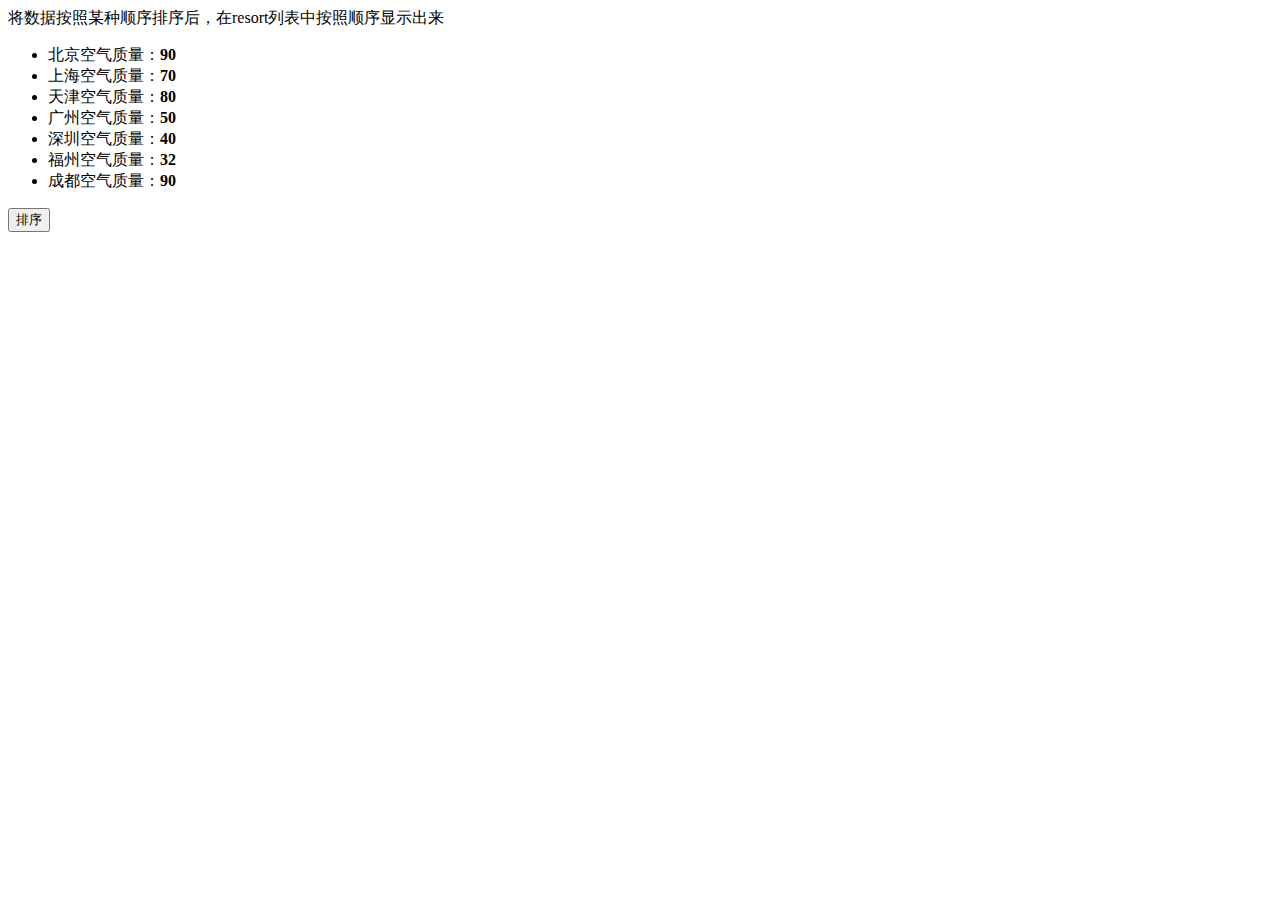
<file: StageTwo/TaskThree.html>
将数据按照某种顺序排序后，在resort列表中按照顺序显示出来
<!DOCTYPE>
<html>

<head>
    <meta charset="utf-8">
    <title>IFE JavaScript Task 01</title>
</head>

<body>
    <ul id="source">
        <li>北京空气质量：<b>90</b></li>
        <li>上海空气质量：<b>70</b></li>
        <li>天津空气质量：<b>80</b></li>
        <li>广州空气质量：<b>50</b></li>
        <li>深圳空气质量：<b>40</b></li>
        <li>福州空气质量：<b>32</b></li>
        <li>成都空气质量：<b>90</b></li>
    </ul>
    <ul id="resort">
    </ul>
    <button id="sort-btn">排序</button>
    <script type="text/javascript">
    (function() {
        //获取DOM元素
        var source = document.getElementById("source"),
            resort = document.getElementById("resort"),
            button = document.getElementById("sort-btn");


        //获取空气的数据
        function GetTo() {
          if (resort.getElementsByTagName("li")[0]) {
            return false;
          };
            var Li_li = source.getElementsByTagName("li"),
                Li_b = source.getElementsByTagName("b");
            Li_Array = [];
            for (var i = 0; i < Li_li.length; i++) {
                Li_Array.push((Li_li[i].firstChild.nodeValue) + (Li_b[i].firstChild.nodeValue))
            }
            GetGo();
        }

        //截取数字并转换做排序
        function GetGo() {
            var z = 0;
            for (var i = 0; i < Li_Array.length; i++) {
                var main = Li_Array[i],
                    temp = i;
                for (var j = i + 1; j < Li_Array.length; j++) {
                    if (Number(main.substring(7)) < Number(Li_Array[j].substring(7))) {
                        main = Li_Array[j];
                        temp = j;
                    }
                }
                z = Li_Array[i];
                Li_Array[i] = main;
                Li_Array[temp] = z;
            }
            GetPo();
        }

        function GetPo() {
            for (var i = 0; i < Li_Array.length; i++) {
                var Li = document.createElement("li"),
                    text_main = document.createTextNode("第" + (i + 1) + "名" + ":" + Li_Array[i]);
                Li.appendChild(text_main);
                resort.appendChild(Li);
            }
        }
        button.onclick = GetTo;
    })()
    </script>
</body>

</html>
</file>
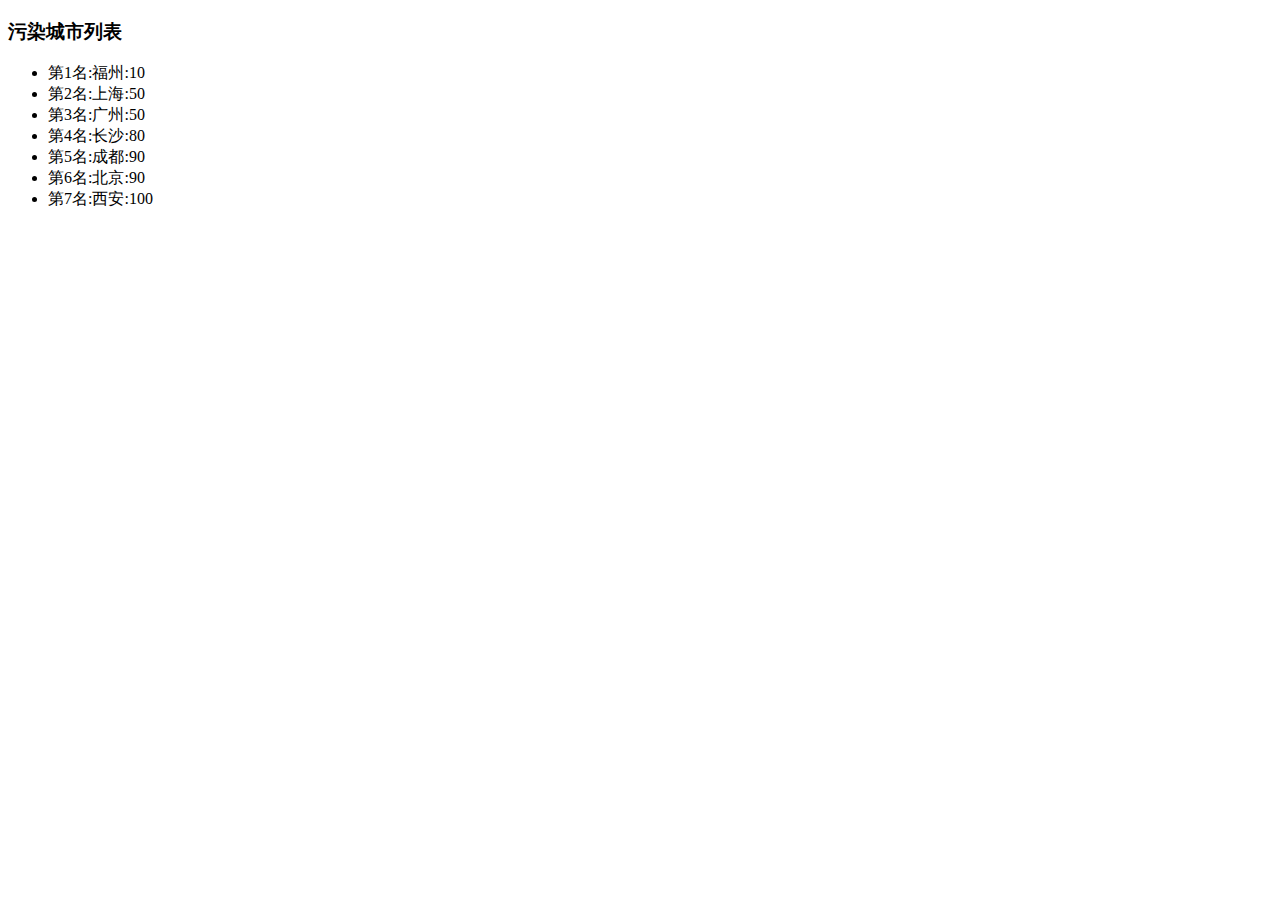
<file: StageTwo/TaskTwo.html>
<!DOCTYPE html>
<html>

<head>
    <meta charset="utf-8">
    <title>IFE JavaScript Task 01</title>
</head>

<body>
    <h3>污染城市列表</h3>
    <ul id="aqi-list">
    </ul>
    <script type="text/javascript">
    var aqiData = [
        ["北京", 90],
        ["上海", 50],
        ["福州", 10],
        ["广州", 50],
        ["成都", 90],
        ["西安", 100],
        ["长沙", 80]
    ];
    //获取主元素
    var aqi_list = document.getElementById("aqi-list");
    
    //对象字面量
    var hllp = {
      //路口
        int_1: function() {
            var tp = 0;
            for (var i = 0; i < aqiData.length; i++) {//第一层
                for (var j = 0; j < 1; j++) {//找到第二层的数据
                    var temp = i;
                    var mai = aqiData[i][1];
                    for (var k = i + 1; k < aqiData.length; k++) {
                        if (mai > aqiData[k][1]) {
                            mai = aqiData[k][1];//保存最小值
                            temp = k;//保存索引值
                        }
                    }
                    tp = aqiData[i];//接收i的当前值
                    aqiData[i] = aqiData[temp];//最小值与当前值换位
                    aqiData[temp] = tp;//当前值与最小值换位
                }
            }
            hllp.GetGo();
        },
        GetGo: function(a, b, c) {
            for (var i = 0; i < aqiData.length; i++) {
                var Li = document.createElement("li"),
                    text_main = document.createTextNode("第" + (i + 1) + "名" + ":" + aqiData[i][0] + ":" + aqiData[i][1]);
                Li.appendChild(text_main);
                aqi_list.appendChild(Li);
            }
        }
    }
    hllp.int_1();
    //排完序才发现应该用最大值的   方法一样 自己改
    </script>
</body>

</html>
</file>
<file: StageOne/TaskSeven/style.css>
*{
  margin:0;
  padding:0;
}
h1,h2,h3,h4,h5,h6,i{
  font-size: 20px;
  font-weight: normal;
}
body{
    color: #999999;
     font-family:"微软雅黑";  
}
#content{
	width: 1280px;
	margin:0 auto;
  overflow: hidden;
}
  #head{
     height:55px;
	 overflow:hidden;
  }
  
  #head_left{
     width:150px;
	 float:left;
	 margin: 12px 48px;
	 color:#383838;
	 position:relative;  
  }
  #head_left b{
     font-weight:normal;
     font-size:22px;
	 position:absolute;
	 top:0px;
	 left:40px;
  }
  #head_right{
     width:600px;
	 height:50px;
	 float:right;
  }
  #head_right ul  li{
     float:left;
	 list-style:none;
	 padding:13px 20px 19px 20px;
	 text-align:center;
  }
#head_right img{
	float: left;
   margin-top: 3px;
   margin-right: 5px;
  }
  #head_right .sp1{
  	color: #e7504d;
  }
  #head_right .sp2{
  	border-bottom: 3px solid #e7504d;
  }
  #experience{
    color: #fff;
  	width:100%; 
    height:690px;
    background:url(images/task_1_7_1_91.gif) no-repeat;
  }
  #experience_start{
    float: left;
    margin-top:225px;
    margin-left: 120px;
  }
   .head{
    font-size: 50px;
  }
 .words{
    width: 290px;
    font-size: 20px;
  }
  #experience_start .words{
    margin-top: 20px;
  }
  #experience_start .btn{
    width: 330px;
    height: 52px;
    font-size: 30px;
    margin-top: 60px;
    text-align: center;
    padding-top:13px; 
    background-color: #e74f4d;
  }
  #point .point{
    width: 320px;
    height: 185px;
    float: left;
    overflow: hidden;
    position: relative;
    padding-top: 45px;
    margin-bottom: 40px;
  }
  #point .ex_logo{
     height: 95px;
     width: 318px;
     text-align: center;
   }
  #point .illustrate{
    font-weight: bold;
    font-size: 14px;
    width: 318px;
    height: 60px;
    border-left:2px solid #999999;
    
  }
   .ill_content{
      width: 155px;
      height: 50px;
      text-align: center;
      margin:0 auto;
      word-break:break-all;
}
.hidden_me{
  position: absolute;
    left: -2px;
}

#city_head{
  clear: both;
  padding-top: 81px;
  height: 270px;
  font-size: 44px;
  background-color: #ececec;  
  text-align:center; 
}
#city_head_words {
   margin-top: 27px;
}
#city_search,#mask {
  height: 340px;
  width: 100%;
}
#city_search{
  background:url(images/ac_bg.gif);
  z-index: 1;
  text-align: center;
  position: relative;
}
#mask{
  position: absolute;
  float: left;
  background-color: #be4e48;
  filter:alpha(opacity=20);
  -webkit-opacity: 0.2;
  -moz-opacity: 0.2;
  -ms-opacity: 0.2;
  -o-opacity: 0.2;
  opacity: 0.2; 
  z-index: 2;
}
#say_somethings{
  position: absolute;
  top:50px;
  float: left;
  left: 440px;
  z-index: 3;
  width: 100%;
  height:98px;
}
#say_somethings .city_search{
  width:500px;
  height: 20px;
  color: #fff;
}
#say_somethings .null div{
  margin:10px  auto 0;
  width: 30px;
  border-top: 3px solid #fff;
}
#say_somethings .small_words{
  font-size: 10px;
}
#selects{
  margin-left: 95px;
  position: absolute;
  top: 160px;
  z-index: 3;
}
.selects{
  float: left;
  width:237px;
  height: 205px; 
  font-size: 14px;
  margin-left: 30px;
  overflow: hidden;
  padding-bottom: 10px;

}
#selects .show{
  height: 35px;
  line-height: 35px;
  background-color: #fff;
}
#selects .selected{
    border:1px solid #be4e48;
} 
#selects span{
  color:#a8aaaa;
  float: left;
  margin-left: 10px;
}
#selects img{
  float: right;
  margin: 8px 10px;
}
#selects .check_box{
  background-color: #e3e2e4;
}
#selects .show_box li{
  text-align: left;
  height: 28px;
  list-style: none;
  line-height: 28px;
}
#selects .show_box .selected{
  color: #fff;
  border:1px solid #be4e48;
  background-color: #be4f48;
}
#selects .show_box  i{
  float: left;
  display: inline;
  height: 20px;
  width: 33px;
}
#selects .show_box  .selected i{
  margin-top: 5px ;
  background: url(images/select.gif) no-repeat;
} 
#selects_btn{
  float: left;
  width: 235px;
  height: 35px;
  background-color: #bf4f49;
  text-align: center;
  line-height: 35px;
  margin-left: 30px;
}
#selects_btn b{
  color: #fff;
  margin:0 12px;
}
#poster{
   height: 605px;
   padding:0 113px;
   background-color: #f7f7f7;
}
#poster .poster{ 
  width: 220px;  
  text-align: center;
  float: left;
  margin-left: 32px;
  margin-top: 100px;
}
#poster .poster img{
   float: left;
   display: inline;
   padding:15px 10px;
   background-color: #fff;
   border:1px solid #f7f7f7;
   margin-bottom: 8px;
}
#poster .poster b{
   font-size: 15px;
   color: #323333;
   font-weight: normal;
   margin-top: 20px;
}
#poster .poster p{
  font-size: 13px;
  line-height: 2;
}
#poster .poster h2{
  letter-spacing: 25px;
  font-size: 23px;
  color: #707170;
  font-weight: 800;
} 
#new_world_left{
  width: 850px;
  float: left;
}
#new_world_left .left_top{
  text-align: center;
  height: 430px; 
  width: 850px;
  color: #fff;
  padding-top:130px;
  position: relative;
  background: url(images/new_world1.gif);
}
#new_world_left .left_top h1{
  font-size: 50px;
}
#new_world_left .left_top h2{
  font-size: 120px;
}
#new_world_left .left_top h3,#new_world_right .right_top h3{
  font-size: 22px;
}
#new_world_left .left_top i,#new_world_right .right_bottom i{
  display: block;
  height: 30px;
  width: 26px;
  background: url(images/fff.gif) no-repeat;  
}
#new_world_left .left_top i{
 position: absolute;
  top: 270px;
  right: 0;
}
#new_world .left_left{
  float: left;
  color: #fff;
  background-color: #e74f4d;
}
#new_world .more{
  width: 425px;
  height: 520px;
  font-size: 20px;
}
#new_world .more_content{
  text-align: center;
  width: 185px;
  height:15px;
  line-height: 2;
  padding-top: 155px;
  padding-left: 125px;
}
#new_world .more i{
  width: 35px;
  height: 10px;
  margin: 15px 80px ;
  display: block;
}
#new_world .more i{
  border-top: 3px solid #fff;
}
#new_world .fff i{
  border-top: 3px solid #aaa;

}
#new_world .more h3{
  padding-top: 2px;
  height: 40px;
  width: 165px;
  margin-left: 5px;
}

#new_world .left_left h3{
  border: 1px solid #fff;
}
#new_world .fff{
  float: left;
  color: #323333;
}
#new_world .fff h3,#new_world_right .right_top h3{
  border: 1px solid #e74f4d;
  color:#e74f4d; 
}
#new_world .right_top{
  height: 560px;
  float: left; 
}
#new_world_right{
  width: 430px;
  float: left;
}

#new_world .loop{
  width: 300px;
  padding:120px 65px;
}
#new_world .right_top h1{
  color: #323333;
  font-weight: 800;
  float: left;
  margin-left: 95px;
  margin-right: 5px;
}
#new_world .right_top span{
  font-weight: 800;
  float: left;
  color: #e74f4d;
  display: block;
  margin-left: 15px;
  margin-right: 20px;
}
#new_world p{
  display: block;
  float: left;
  margin-top: 20px;
  line-height: 2.5;
  font-size: 14px ;
  text-align: left;
  font-family: "黑体";
}
#new_world_right h3{
  float: left;
  text-align: center;
  margin-top: 48px;
  margin-left: 90px;
  padding-top: 7px;
  font-size: 12px !important;
  width: 100px;
  height: 24px;
}
#loop{
  clear:both;
  margin-left: 178px;
  padding-top: 24px;
}
#loop i{
  float: left;
  width: 10px;
  height: 10px;
  border-radius: 100%;
  margin-right: 12px;
  border:1px solid #929292;
}
#new_world_right .selected{
 
  background-color: #929292;
}
#new_world .right_bottom{
  height: 520px;
  width: 425px;
  float: left;
  background: url(images/new_world2.gif) no-repeat;
}
#new_world .right_bottom i{
   margin-top: 230px;
   transform:rotate(9deg);
   -webkit-transform: rotate(180deg);
   -moz-transform: rotate(180deg);
   -ms-transform: rotate(180deg);
   -o-transform: rotate(180deg);
   transform: rotate(180deg);
}
#join_us,#contact{
  float: left;
  width: 100%;
  height: 300px;
  text-align: center;
}
#join_us b,#contact b{
  display: block;
  margin-top: 100px;
  font-size: 20px;
}
#join_us i{
  display: block;
  text-align: center;
  margin:8px auto 0;
  border-top: 3px solid #e7504d;
  height: 5px;
  width: 35px;
}
#join_us p,#contact p{
  display: block;
  text-align: center;
  margin:15px auto; 
  width: 420px;
  font-size: 12px
}
#message{
  width:1280px;
  float: left;
}
#message_left{
  width: 290px;
  float: left;
  margin-left: 135px;
}
#message_left .words b{
  color: #323333; 
  font-size: 14px;
}
#message_left .words p{
  margin-top: 20px;
  color: #adabab;
  font-size:12px;
}
#message_left .words span{
  margin-top: 10px;
  color: #9d9b9a;
  font-size:10px;
  text-align: right;
  display:block;
}
#message_right{
 float: right;
 width: 640px;
 margin-right: 134px;
}
#message_right .same{
  float: left;
  background-color: #ededef;
  color: #323333;
  margin:8px;
  padding-left: 15px;
  padding-top: 2px;
}
#message_right .base{
  width: 285px;
  height: 38px;
}
#message_right span{
  display: block;
  margin-top: 8px;
  float: left;
  font-size: 12px;
}
#message_right  input,#message_right textarea{
  height:28px;
  width: 200px;
  border: 1px solid #ededef;
  background-color: #ededef;
}
#message_right  .dream textarea{
  height:120px;
  width: 455px;
  resize:none;
}
#message_right  .post{
  width: 602px;
  height: 40px;
}
#message_right  .post span{
  font-size: 13px;
  font-weight: 800;
  display: inline;
  line-height: 1.5;
  margin-left: 270px;
}
#contact{
  margin-top: 160px;
  height: 355px;
  color: #fff;
  background-color: #33363f;
}
#contact b{
  margin-top: 86px;
}
#contact p{
  width: 477px;
}
#contact .post{
   margin-top:30px;
  } 
#emials{
  height: 40px;
  width: 420px;
  border:none;
  padding-left: 10px;
  font-size: 14px;
}
#contact_post{
  height: 40px;
  width: 80px;
  border: none;
  background-color: #6f7178;
}
#contact i{
  display: block;
  width: 188px;
  height: 38px;
  background:url(images/contact.gif) no-repeat;
  margin-left: 537px;
  margin-top: 28px;
}
</file>
<file: StageOne/TaskSix/style.css>
html, body, div, span, h1, h2, h3, h4, h5, h6, p, blockquote, pre,
a,img,ul, li,img
 {
        margin: 0;
        padding: 0;
        border: 0;
        font-size: 100%;
        font: inherit;
}
body {
        line-height: 1;
}
ul {
        list-style: none;
} 
#paper{
    width: 980px;
    height: 1386px;
    margin: 20px auto;
}
#head{
	float: left;
    width: 980px;
    height: 63px;
}

#head_all{
    float:left; 
    width:892px;
    height: 61px;
    border-bottom: 2px solid #938e8c;
    font-family: "黑体";
    font-size: 12px;
    line-height: 8.5;
    margin:0 44px;
}
#content,#foot{
	width: 892px;
	margin:0 auto;
}
#head_left{
	width: 110px;
	height: 61px;
	float: left;
	background-color: cc6666; 
}
#head_left span{
    color: #fff;
    left: 5px;
    bottom: 5px;
    margin-left: 5px;
}
#head_right span{
	float: right;
	color: #d45d5c;
}
#ad{
	margin-top: 35px;
	width: 892px;
	float: left;
    height: 301px;
}
#ad_left {
	float: left;
    width: 641px;
    height: 301px;
    background:url(ad.gif) no-repeat;
}
#ad_left .cover{
    width: 191px;
    height: 301px;
   
}
.cover{
	 filter:alpha(opacity=30);
	 -webkit-opacity: 0.3;
	 -moz-opacity: 0.3;
	 -ms-opacity: 0.3;
	 -o-opacity: 0.3;
	 opacity: 0.3;
}
#cover_left{
	float: left;
	background-color: #75ba6a;
}
#cover_right{
	float: right;
	background-color:#d55d5c;
}
#ad_right{
	float: right;
	width: 203px;
	height: 301px;
	font-family: "微软雅黑";
	border-top: 2px solid #cc8091;
}
#ad_right1{
	float: left;
	font-size: 20px;
	line-height: 40px;
	color: #000;  
}
#ad_right1 .r1{
	float: left;
	height: 34px;
	border-bottom: 2px solid #565455;
}
#ad_right1	b{
	font-weight:normal;
	font-size: 26px;
}
#ad_right1 .r2{
	padding-top: 2px;
	float: left;
	font-size: 12px;
	color: #676767;
	font-family: "楷体";
	line-height: 10px;
    font-style: italic;
}
#ad_right1 .r3{
	font-size: 114px;
	color: #75b86b;
	font-style: italic;
	float: left;
	margin-top: 70px;
	font-weight: bold;
    margin-left: -20px;
}
#ad_right2{
	margin-top: 43px;
	height: 58px;
	float: left;
}
#ad_right2 .left,#ad_right2 .right2 {
	float: left;
	color: #d27f91;	
}
#ad_right2 .left{
	font-size: 55px;
	margin-right: 5px;	
}
#ad_right2 .right2{
	font-size: 21px;
}
#ad_right2 .right1{
	width: 100px;
	height: 13px;
	float: left;
}
#ad_right2 .right3{
	color: #d3d3d3;
}
.words{
	float: left;
	width: 225px;
	margin:25px 30px 0 0;
}
#words .wdhead{
	font-size: 16px;
	font-family: "微软雅黑";
	text-decoration: underline;
	font-weight: bold;
}
#words p{
	font-size: 12px;
	line-height:16px; 
	width: 225px;
	word-break:break-all;
}
#what .wdhead{
	color:  #418c59;
}

#when .wdhead{
	color: #d2994f;
}
#how .wdhead{
	color:  #cc7680;
}
#what p{
	font-family: "宋体";
	color: #767777;
}
#when p,#how p{
	color: #231815;
}
#when p,#how p{
	filter:alpha(opacity=70);
	-webkit-opacity: 0.7;
	-moz-opacity: 0.7;
	-ms-opacity: 0.7;
	-o-opacity: 0.7;
	opacity: 0.7;
}
#how .how_percent{
	margin-left: 5px;
}
#how .how_percent span{
	color: #ca4d48;
	font-style: italic;
}

#technologe{
	clear: both;

	
}
#technologe_left{
	margin-top: 75px;
	float: left;
	width: 415px;
}
#tec_left_top{
	font-size: 42px;
	color: #11456b;
	font-family: "黑体";
	line-height: 34px;
	font-weight: bold;
	text-transform: uppercase;
}

#tec_left_top{
	font-size: 33px;
	height: 150px;
	border-bottom: 2px solid #11456b;
}
#tec_left_top span{
	font-size: 60px;
	color: #f5e327;
	font-style:italic;
	margin-right: 15px;
}
#tec_left_top b{
	margin-right: 50px;
}
#tec_left_top p{
	float: left;
    margin-top: 10px;
    margin-bottom: 0;
}
#tec_left_contain{
	margin-top: 22px;
	font-size: 12px;
	font-family: "宋体";
	color: #767777;
	line-height: 20px;
	height:430px;
}
#tec_left_contain span{
    font-size: 70px;
    height: 70px;
    line-height: 1;
    color: #f5e327;
    font-family: "微软雅黑";
    float: left;
    margin-right: 5px;
}
#tec_left_contain .p2{
	text-indent: 2em;
}
#tec_left_contain img{
	float: right;
	margin:8px 0 0 10px;
}
#technologe_right{
	float: right;
	margin-top: 75px;
}
#tec_right_top{
	line-height: 20px;
	width: 458px;
	height: 257px;
    background:url(tec_right.gif);
}
#tec_right_top .null{
	width: 458px;
	height: 196px;
	float: left;
}
#tec_right_top .bc{
     background-color: #5d5d5d;
    filter:alpha(opacity=50);
    -webkit-opacity:0.5;
    -moz-opacity:0.5;
    -ms-opacity:0.5;
    -o-opacity:0.5;
    opacity:0.5;
}
#tec_right_top .tec_right_top{
    width: 458px;
    height:61px;
    float: left;
    margin-left: 38px;
    line-height: 61px;
}
#tec_right_top .tec_right_top b{
	font-weight: normal;
	font-size: 26px;
	color: #fff;
	font-family: "微软雅黑";
	border-left:  3px solid #72b16a;  
	padding-left: 10px;
}
#tec_right_top .tec_right_top b span{
	font-size: 12px;
	color: #72b16a;
	font-style: italic;
	line-height: 1.4; 
	margin-left: 5px;
}
#tec_right_bottom{
	font-size: 16px;
	font-family: "宋体";
	color: #5a5b5b;
	padding-top: 25px;
	background-color: #eeeed6;
	height: 305px;
}
#tec_right_bottom_top li{
	width: 380px;
    background: url(list.gif)no-repeat left;
    text-align: center;
    line-height: 2.7;
    margin-left: 30px;
}
#tec_right_bottom_top span{
	font-size: 12px;
	color: #5a5b5b;
	font-style: italic;
}
#tec_right_bottom_left{
	background-color: #d55d5c;
	height: 135px;
	margin-top: 20px;
	padding:10px 0;
	width:260px;
	float: left;
}
#tec_right_bottom_left .left{
	height: 86px;
	width: 70px;
	float: left;
	font-size: 110px;
	color:#fff;
    line-height: 86px;
    margin:30px 7px;
	font-family: "微软雅黑";
	border-right: 2px solid #fff;
 }
 #tec_right_bottom_left .right{
    padding:30px 0;
 	color: #fff;
 	font-family:"黑体";
 	margin-left: 8px;
 }
 #tec_right_bottom_left .right .s1{
    line-height: 24px;
    font-style: italic;
    font-size: 21px;
    text-transform: uppercase;
 } 
 #tec_right_bottom_left .right .s2{
 	line-height: 6px;  	
 	font-size:12px;
 	font-family:"黑体";
 	font-weight: bold;
 
 }
#tec_right_bottomt_right {
	float: right;
	width: 180px;
	font-size: 14px;
	color: #5a5b5b;
	font-family: "黑体";
	font-style: italic;
	line-height: 16px;
	position: relative;
}

#tec_right_bottomt_right span{
    font-size: 72px;
    color: #d45d5c;
    font-style: normal;
    position: absolute;
 
}
#tec_right_bottomt_right .left{
	left: -80px;
    top:50px;
}
#tec_right_bottomt_right .right{
	right:-20px;
    top:145px;
}

#tec_right_bottomt_right .contain{
	float: left;
	margin-top: 35px;
	text-indent: 3em;
}
#foot{
	clear:both;
	border-top: 1px solid #938e8c;
	width: 892px;
	margin:40px auto; 
}
#foot span{
	float:right;
	color: #d45d5c; 
	font-size: 12px;
	font-family: "黑体";
}
</file>
<file: StageTwo/task_29/css/index.css>
*{
	margin: 0;
	padding: 0;
	list-style: none;
}
body{
	font-family: "微软雅黑";
}
input{
	outline: none;
}
fieldset{
	margin-top: 10px;
	text-align: center;
}
.verify{
	margin: 20px 0;
}
.verify input.txt{
	margin:0px 10px;
	width: 300px;
	height: 30px;
	padding-left:10px ;
	border-radius: 5px;
}
.txt_name1{
	border: 1px solid #ccc;
}
.txt_name2{
	border: 1px solid #E2001F;
}
.txt_name3{
	border: 1px solid #63BC46;
}
.verify input.btn{
	width: 50px;
	height: 30px;
	border: 1px solid #2F79BA;
	color: #fff;
	font-weight: bold;
	border-radius: 5px;
	background-color: #2F79BA;
}
.verify input.btn:hover{
	color: #000;
	background-color: #fff;
}
.verify .mgs{
	height: 25px;
	margin: 0 auto;
	font-weight: bold;
}
.mgs1{
	color: #aaa;
}
.mgs2{
	color: #E2001F;
}
.mgs3{
	color: #63BC46;
}
</file>
